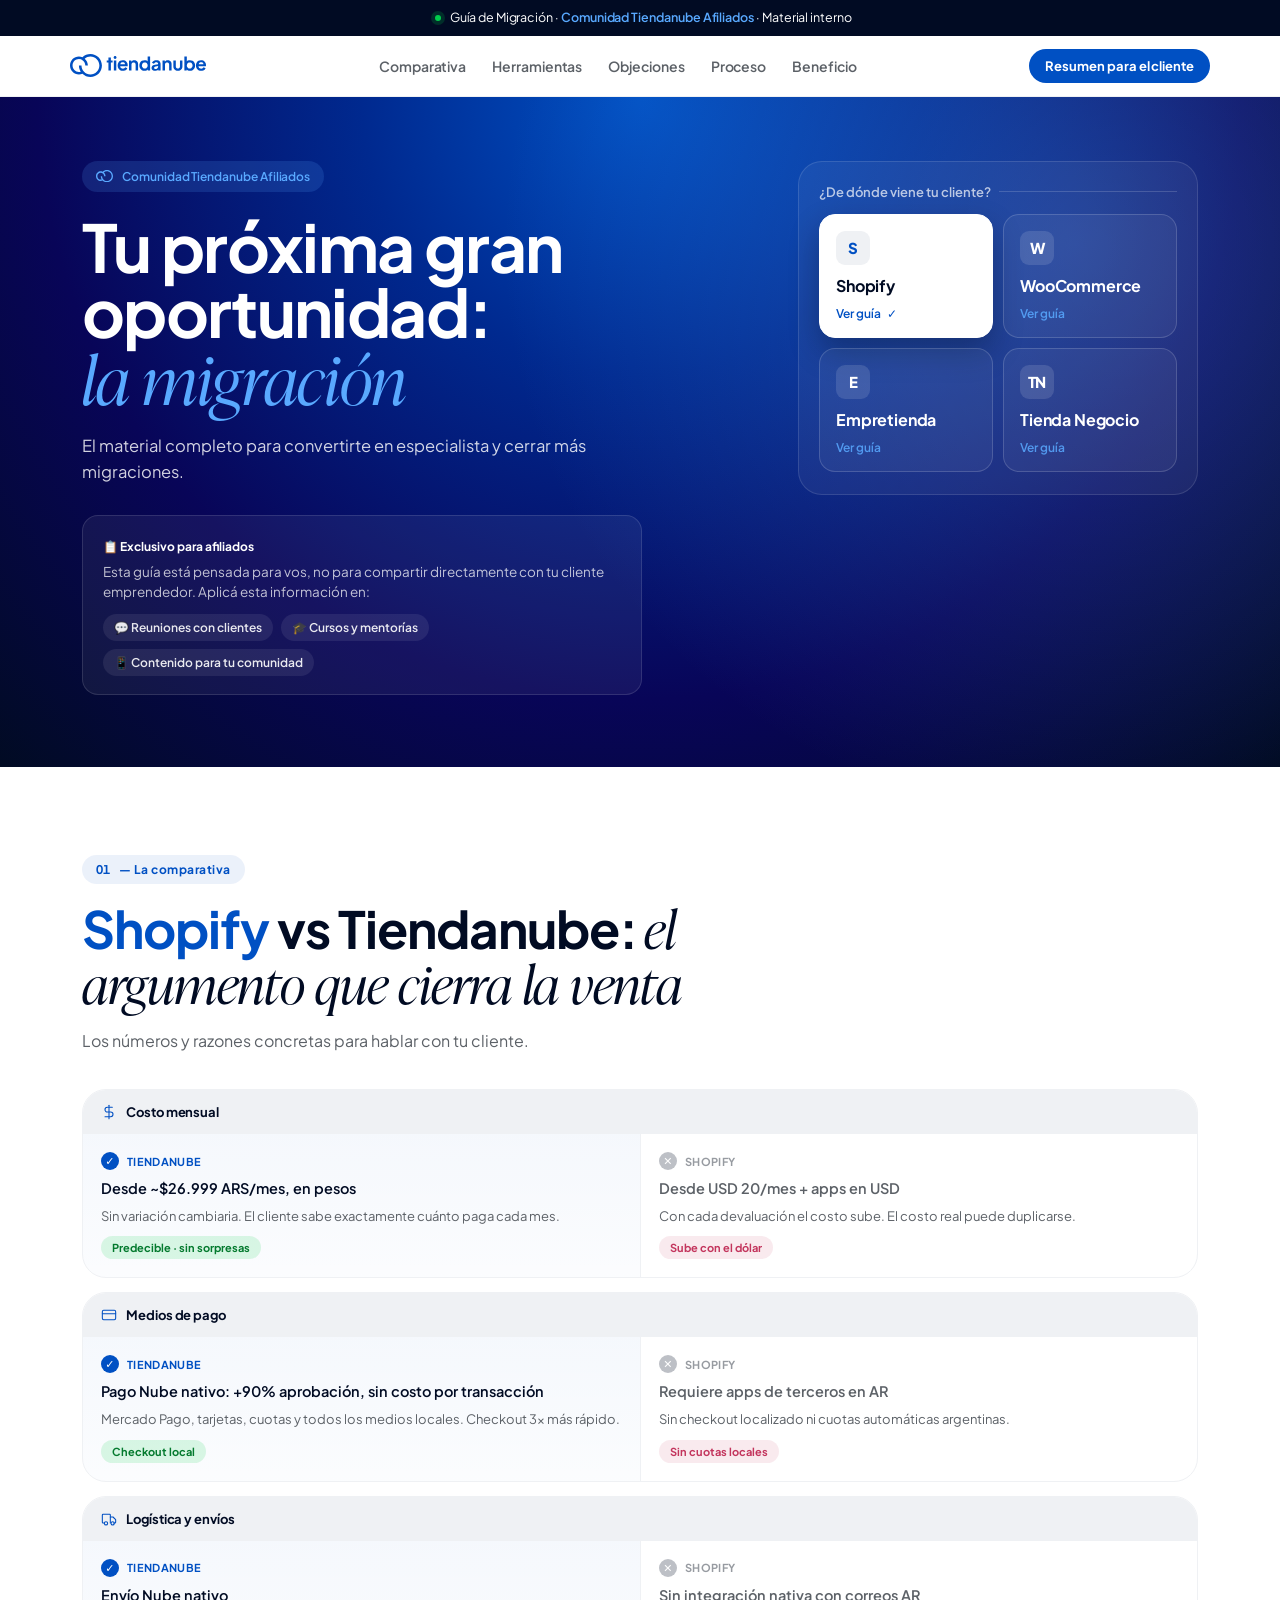
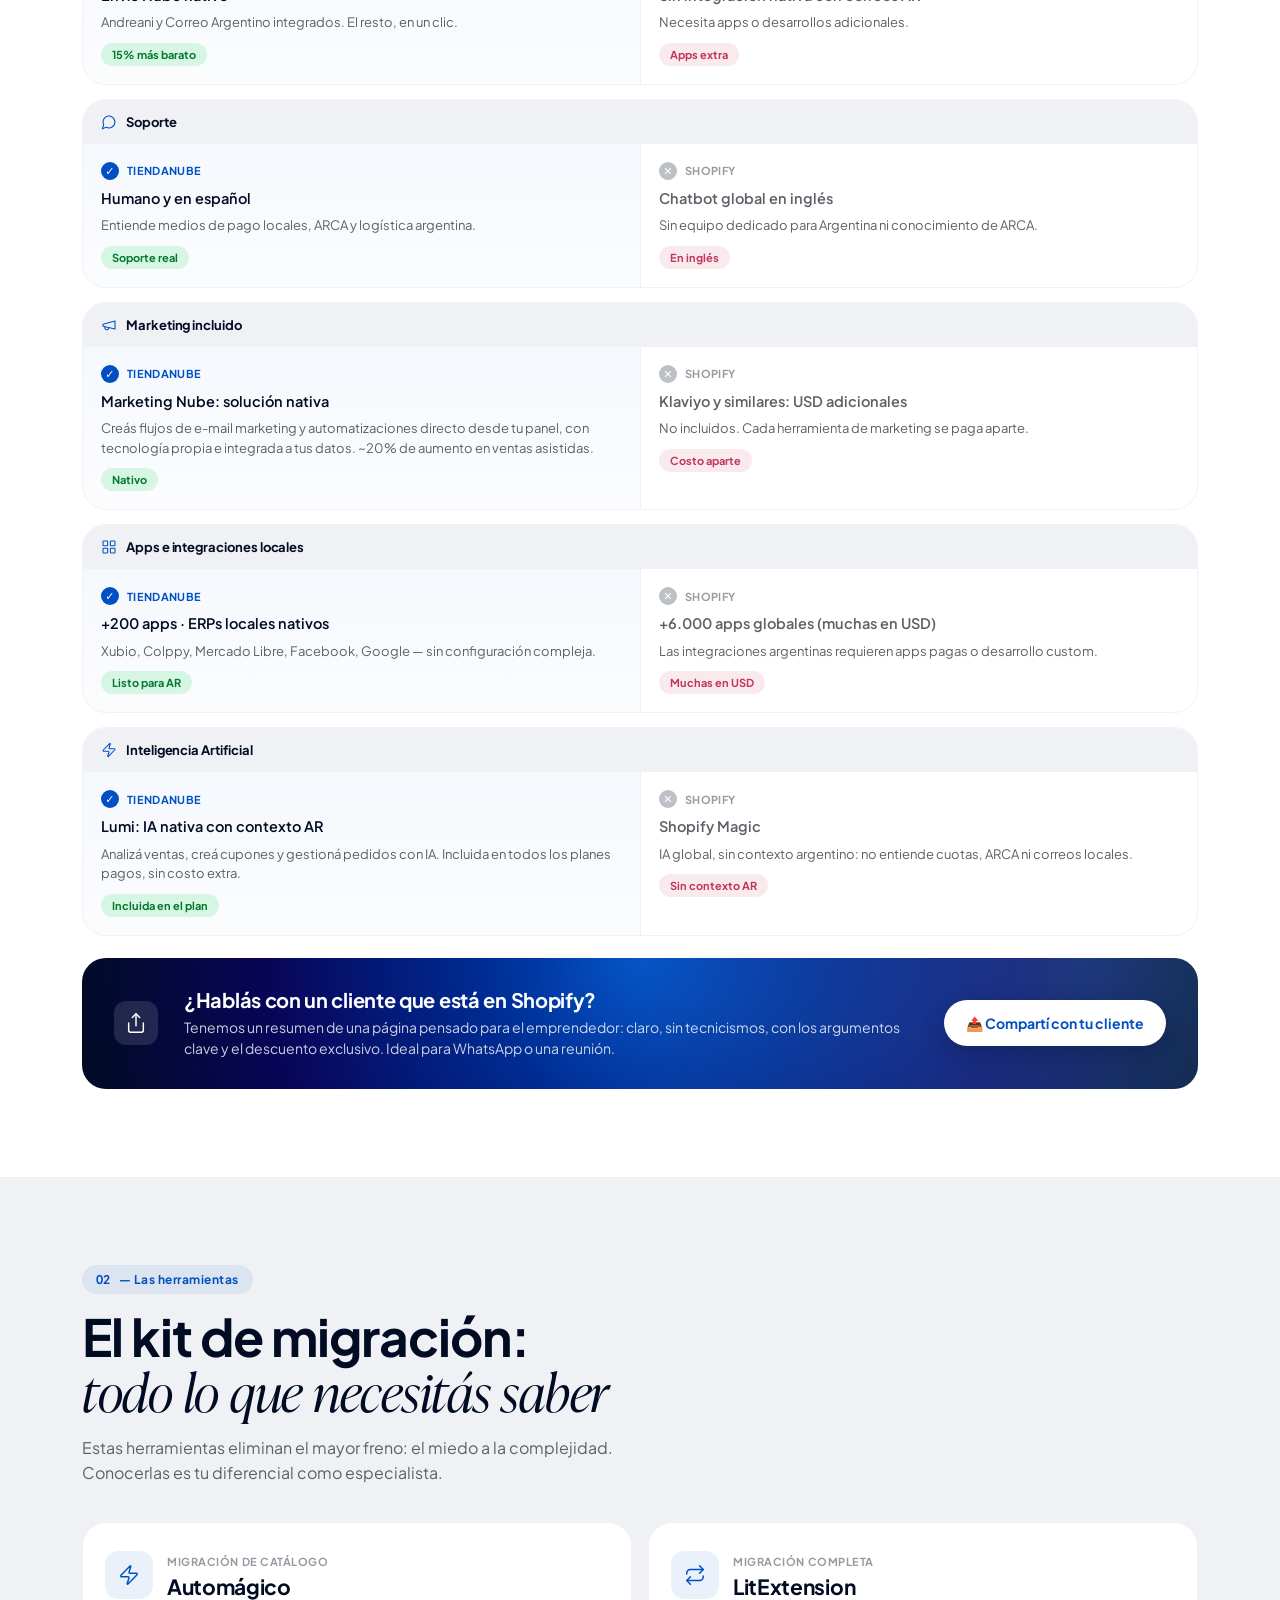
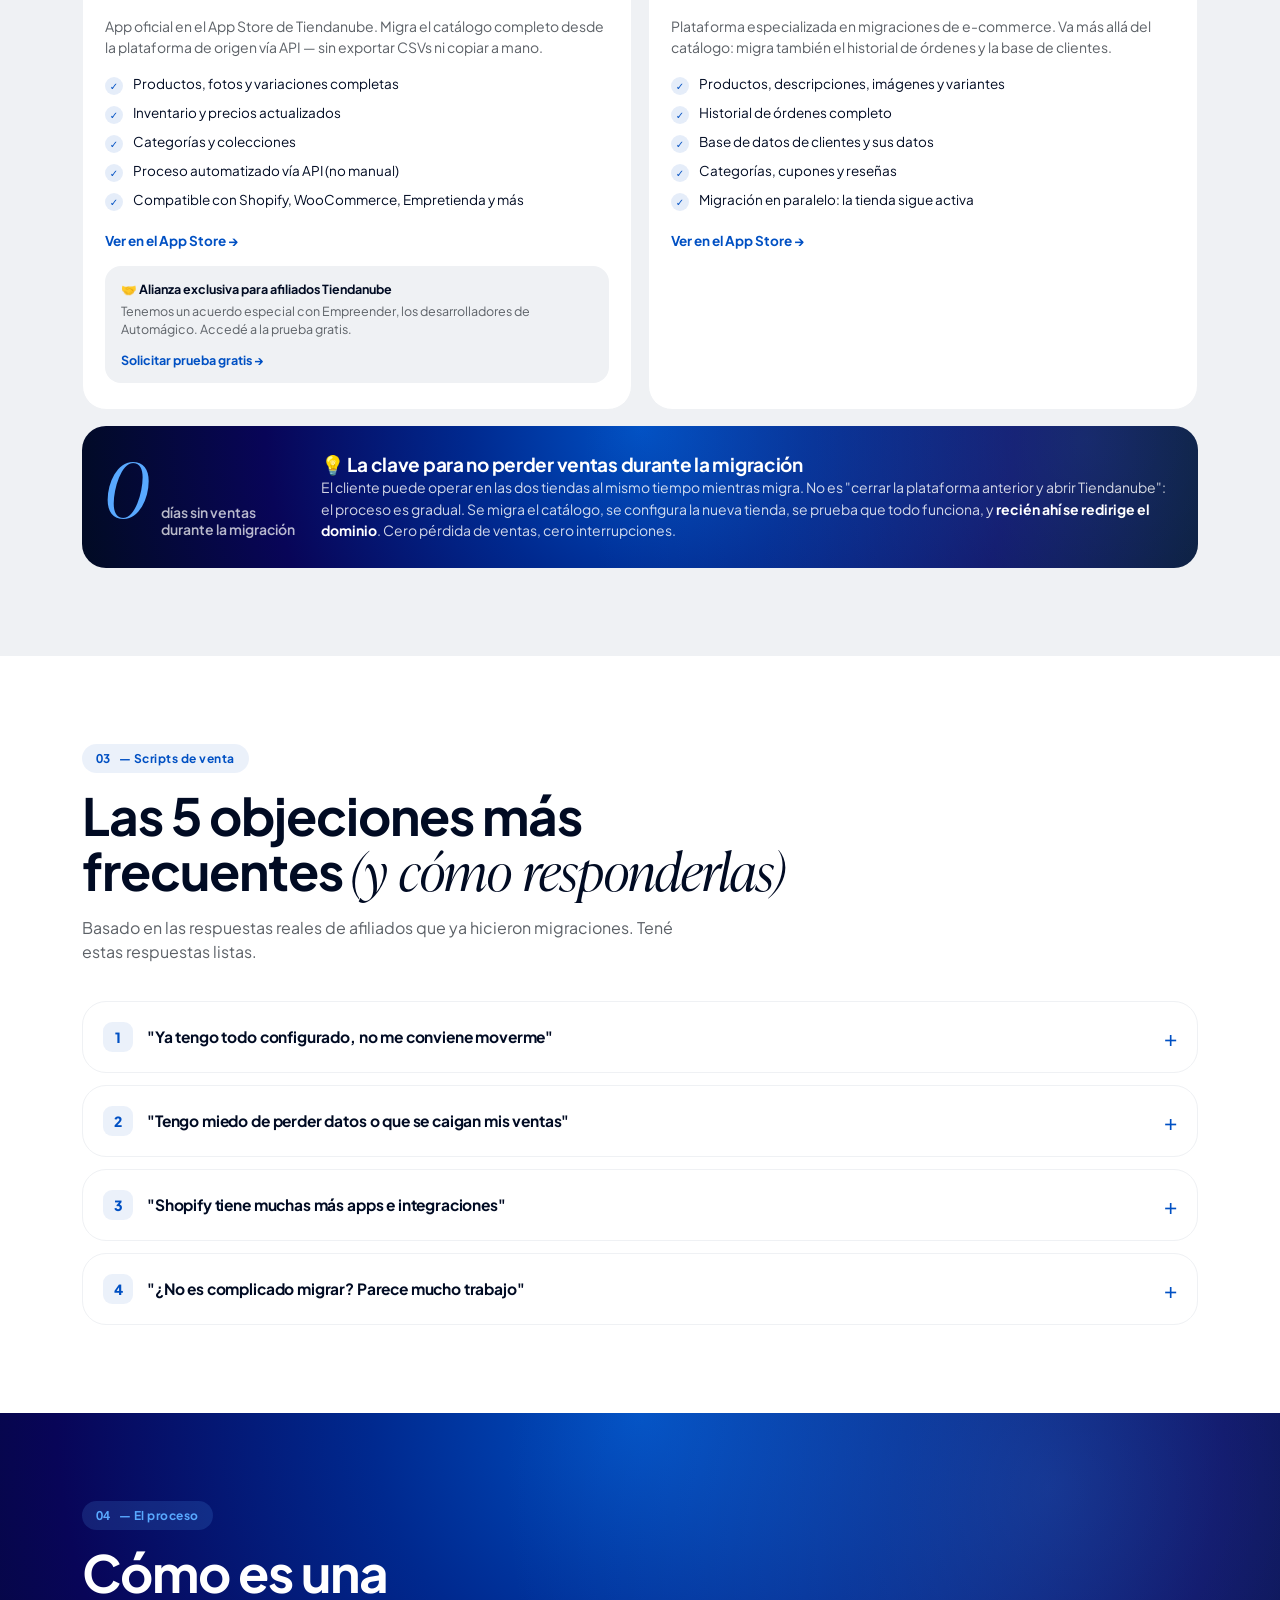
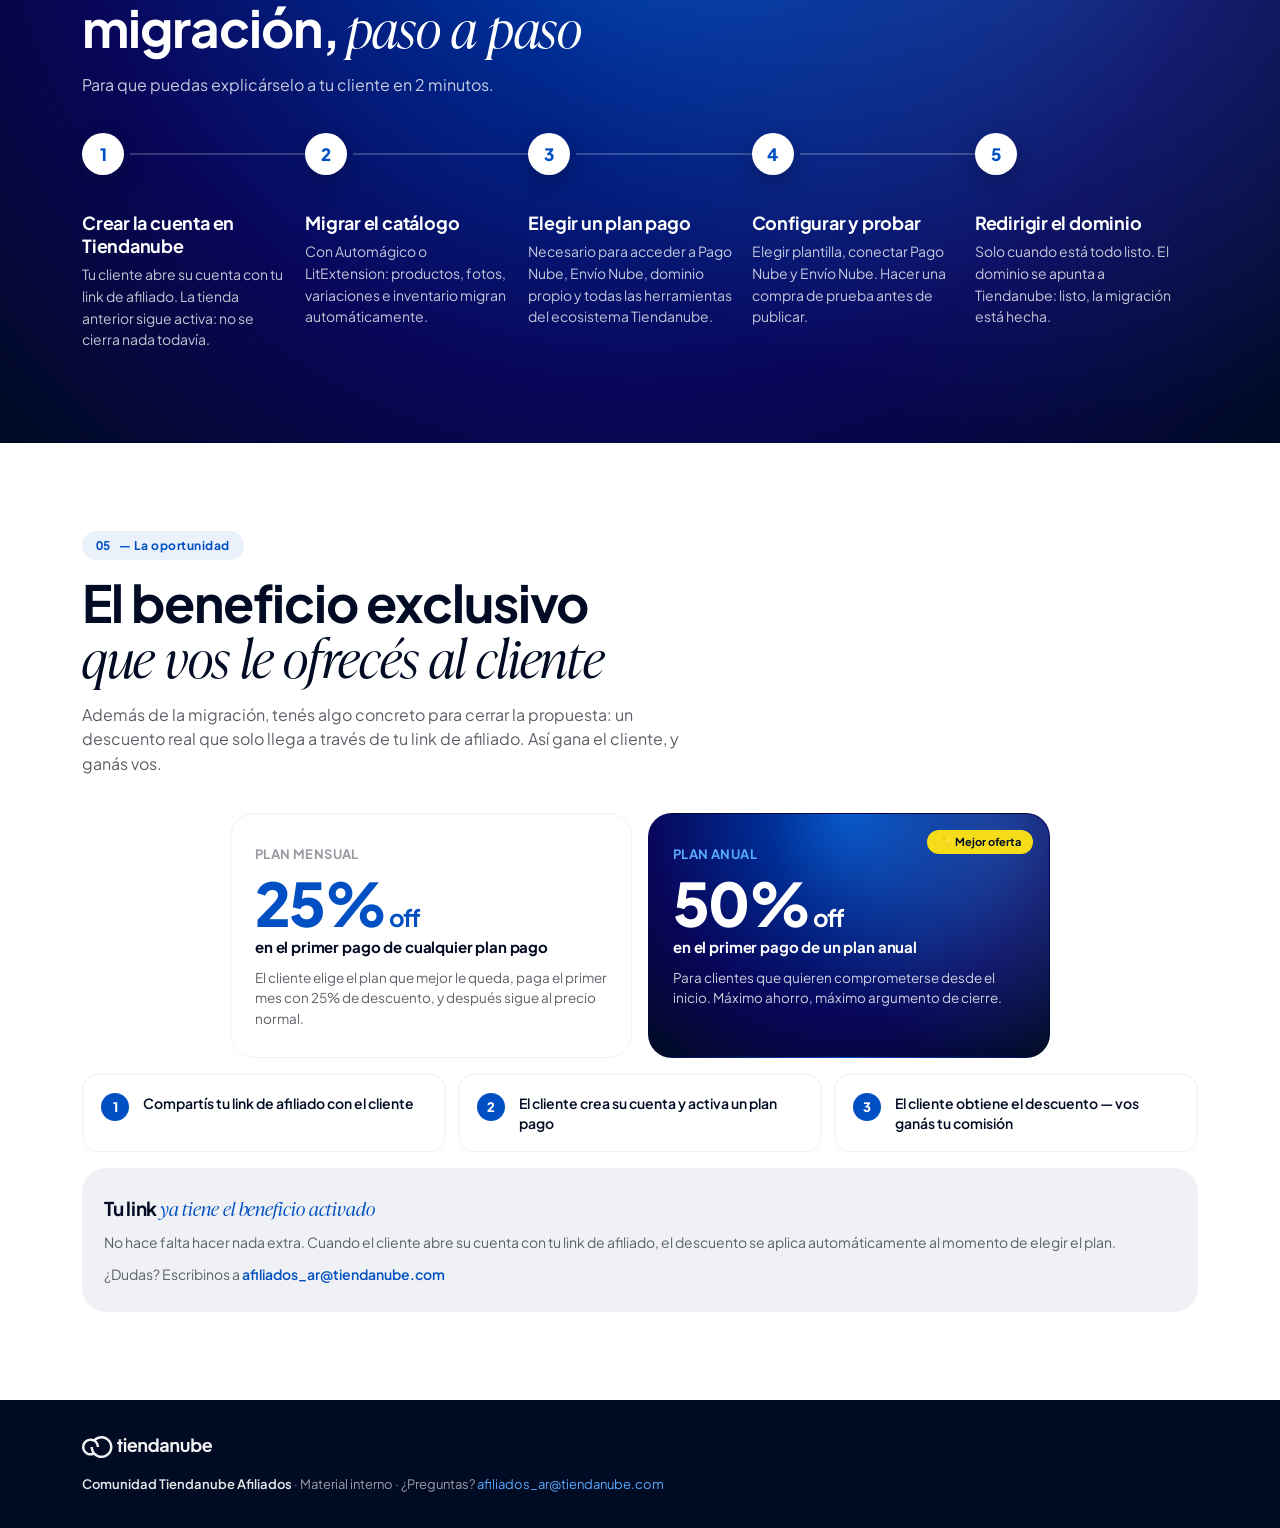
<file: index.html>
<!doctype html>
<html lang="es-AR">
<head>
<meta charset="utf-8">
<meta name="viewport" content="width=device-width, initial-scale=1">
<title>Guía de Migración · Comunidad Tiendanube Afiliados</title>
<link rel="stylesheet" href="colors_and_type.css">
<link rel="stylesheet" href="guia.css">
</head>
<body>

<!-- ── Notice bar ─────────────────────────────────────── -->
<div class="notice">
  <span class="dot"></span> Guía de Migración · <b>Comunidad Tiendanube Afiliados</b> · Material interno
</div>

<!-- ── Header ─────────────────────────────────────────── -->
<header class="site">
  <div class="row">
    <a href="#top" class="logo" aria-label="Tiendanube"><img src="assets/logo-tiendanube.svg" alt="Tiendanube"></a>
    <nav>
      <a href="#comparativa">Comparativa</a>
      <a href="#herramientas">Herramientas</a>
      <a href="#objeciones">Objeciones</a>
      <a href="#proceso">Proceso</a>
      <a href="#beneficio">Beneficio</a>
    </nav>
    <a href="https://guia-migracion.vercel.app/infografia-migracion-shopify.html" class="head-cta" target="_blank" rel="noopener">Resumen para el cliente</a>
  </div>
</header>

<!-- ═══════════════════════════════════════════════════════
     HERO
     ═══════════════════════════════════════════════════════ -->
<section class="hero" id="top">
  <div class="wrap">
    <div class="hero-grid">
      <div class="hero-copy">
        <span class="badge"><svg class="iso" width="18" height="13" viewBox="0 0 30.526 22" fill="currentColor" aria-hidden="true"><path d="M 19.551 0 L 19.541 0 L 19.531 0 C 16.662 0 13.924 1.129 11.885 3.119 C 10.845 2.679 9.716 2.449 8.556 2.449 C 3.838 2.439 0 6.277 0 10.995 C 0 15.713 3.838 19.551 8.556 19.551 C 9.706 19.551 10.835 19.321 11.875 18.881 C 13.854 20.811 16.562 22 19.531 22 C 25.598 22 30.526 17.072 30.526 11.005 C 30.526 4.938 25.608 0 19.551 0 Z M 19.531 19.551 C 14.813 19.551 10.975 15.713 10.975 10.995 L 8.536 10.995 C 8.536 13.154 9.166 15.163 10.235 16.862 C 9.686 17.022 9.116 17.102 8.546 17.102 C 5.178 17.102 2.439 14.363 2.439 10.995 C 2.439 7.627 5.178 4.888 8.546 4.888 C 9.876 4.888 11.145 5.308 12.214 6.107 C 13.764 7.277 14.663 9.056 14.663 10.995 L 17.102 10.995 C 17.102 8.436 15.993 6.077 14.044 4.448 C 15.573 3.169 17.512 2.449 19.531 2.449 C 24.239 2.449 28.077 6.287 28.077 11.005 C 28.077 15.723 24.239 19.561 19.521 19.561 L 19.531 19.551 Z" fill-rule="nonzero"/></svg>Comunidad Tiendanube Afiliados</span>
        <h1 class="reveal">Tu próxima gran oportunidad: <span class="serif">la migración</span></h1>
        <p class="lead reveal">El material completo para convertirte en especialista y cerrar más migraciones.</p>
        <div class="affiliate-note reveal">
          <span class="tag">📋 Exclusivo para afiliados</span>
          <p>Esta guía está pensada para vos, no para compartir directamente con tu cliente emprendedor. Aplicá esta información en:</p>
          <div class="chips">
            <span>💬 Reuniones con clientes</span>
            <span>🎓 Cursos y mentorías</span>
            <span>📱 Contenido para tu comunidad</span>
          </div>
        </div>
      </div>
      <div class="selector reveal">
        <div class="q"><span>¿De dónde viene tu cliente?</span><span class="ln"></span></div>
        <div class="plat-grid" id="platGrid" role="group" aria-label="Plataforma de origen del cliente">
          <button class="plat" data-plat="shopify" aria-pressed="true">
            <span class="glyph">S</span>
            <span class="pname">Shopify</span>
            <span class="pcue">Ver guía</span>
          </button>
          <button class="plat" data-plat="woo" aria-pressed="false">
            <span class="glyph">W</span>
            <span class="pname">WooCommerce</span>
            <span class="pcue">Ver guía</span>
          </button>
          <button class="plat" data-plat="empretienda" aria-pressed="false">
            <span class="glyph">E</span>
            <span class="pname">Empretienda</span>
            <span class="pcue">Ver guía</span>
          </button>
          <button class="plat" data-plat="tiendanegocio" aria-pressed="false">
            <span class="glyph">TN</span>
            <span class="pname">Tienda Negocio</span>
            <span class="pcue">Ver guía</span>
          </button>
        </div>
      </div>
    </div>
  </div>
</section>

<!-- ═══════════════════════════════════════════════════════
     01 · COMPARATIVA
     ═══════════════════════════════════════════════════════ -->
<section class="sec sec--white" id="comparativa">
  <div class="wrap">
    <div class="sec-head cmp-head reveal">
      <span class="eyebrow eyebrow--light"><span class="idx">01</span> — La comparativa</span>
      <h2><span class="swap" id="cmpPlat">Shopify</span> vs Tiendanube: <span class="serif">el argumento que cierra la venta</span></h2>
      <p class="lead">Los números y razones concretas para hablar con tu cliente.</p>
    </div>

    <div class="versus" id="versus">
      <div class="vrow reveal" data-key="costo">
        <div class="vlabel"><span class="ic" data-icon="dollar"></span> Costo mensual</div>
        <div class="vbody">
          <div class="vcell vcell--tn">
            <span class="who"><span class="dotmark">✓</span> Tiendanube</span>
            <span class="claim">Desde ~$26.999 ARS/mes, en pesos</span>
            <span class="detail">Sin variación cambiaria. El cliente sabe exactamente cuánto paga cada mes.</span>
            <span class="chip">Predecible · sin sorpresas</span>
          </div>
          <div class="vcell vcell--rival" data-cell></div>
        </div>
      </div>

      <div class="vrow reveal" data-key="pagos">
        <div class="vlabel"><span class="ic" data-icon="card"></span> Medios de pago</div>
        <div class="vbody">
          <div class="vcell vcell--tn">
            <span class="who"><span class="dotmark">✓</span> Tiendanube</span>
            <span class="claim">Pago Nube nativo: +90% aprobación, sin costo por transacción</span>
            <span class="detail">Mercado Pago, tarjetas, cuotas y todos los medios locales. Checkout 3x más rápido.</span>
            <span class="chip">Checkout local</span>
          </div>
          <div class="vcell vcell--rival" data-cell></div>
        </div>
      </div>

      <div class="vrow reveal" data-key="logistica">
        <div class="vlabel"><span class="ic" data-icon="truck"></span> Logística y envíos</div>
        <div class="vbody">
          <div class="vcell vcell--tn">
            <span class="who"><span class="dotmark">✓</span> Tiendanube</span>
            <span class="claim">Envío Nube nativo</span>
            <span class="detail">Andreani y Correo Argentino integrados. El resto, en un clic.</span>
            <span class="chip">15% más barato</span>
          </div>
          <div class="vcell vcell--rival" data-cell></div>
        </div>
      </div>

      <div class="vrow reveal" data-key="soporte">
        <div class="vlabel"><span class="ic" data-icon="chat"></span> Soporte</div>
        <div class="vbody">
          <div class="vcell vcell--tn">
            <span class="who"><span class="dotmark">✓</span> Tiendanube</span>
            <span class="claim">Humano y en español</span>
            <span class="detail">Entiende medios de pago locales, ARCA y logística argentina.</span>
            <span class="chip">Soporte real</span>
          </div>
          <div class="vcell vcell--rival" data-cell></div>
        </div>
      </div>

      <div class="vrow reveal" data-key="marketing">
        <div class="vlabel"><span class="ic" data-icon="mega"></span> Marketing incluido</div>
        <div class="vbody">
          <div class="vcell vcell--tn">
            <span class="who"><span class="dotmark">✓</span> Tiendanube</span>
            <span class="claim">Marketing Nube: solución nativa</span>
            <span class="detail">Creás flujos de e-mail marketing y automatizaciones directo desde tu panel, con tecnología propia e integrada a tus datos. ~20% de aumento en ventas asistidas.</span>
            <span class="chip">Nativo</span>
          </div>
          <div class="vcell vcell--rival" data-cell></div>
        </div>
      </div>

      <div class="vrow reveal" data-key="apps">
        <div class="vlabel"><span class="ic" data-icon="grid"></span> Apps e integraciones locales</div>
        <div class="vbody">
          <div class="vcell vcell--tn">
            <span class="who"><span class="dotmark">✓</span> Tiendanube</span>
            <span class="claim">+200 apps · ERPs locales nativos</span>
            <span class="detail">Xubio, Colppy, Mercado Libre, Facebook, Google — sin configuración compleja.</span>
            <span class="chip">Listo para AR</span>
          </div>
          <div class="vcell vcell--rival" data-cell></div>
        </div>
      </div>

      <div class="vrow reveal" data-key="ia">
        <div class="vlabel"><span class="ic" data-icon="zap"></span> Inteligencia Artificial</div>
        <div class="vbody">
          <div class="vcell vcell--tn">
            <span class="who"><span class="dotmark">✓</span> Tiendanube</span>
            <span class="claim">Lumi: IA nativa con contexto AR</span>
            <span class="detail">Analizá ventas, creá cupones y gestioná pedidos con IA. Incluida en todos los planes pagos, sin costo extra.</span>
            <span class="chip">Incluida en el plan</span>
          </div>
          <div class="vcell vcell--rival" data-cell></div>
        </div>
      </div>
    </div>

    <div class="share-card reveal">
      <div class="ic" data-icon="share"></div>
      <div class="sc-body">
        <h3>¿Hablás con un cliente que está en <span id="sharePlat">Shopify</span>?</h3>
        <p>Tenemos un resumen de una página pensado para el emprendedor: claro, sin tecnicismos, con los argumentos clave y el descuento exclusivo. Ideal para WhatsApp o una reunión.</p>
      </div>
      <a class="btn-inverse" href="https://guia-migracion.vercel.app/infografia-migracion-shopify.html" target="_blank" rel="noopener">📤 Compartí con tu cliente</a>
    </div>
  </div>
</section>

<!-- ═══════════════════════════════════════════════════════
     02 · HERRAMIENTAS
     ═══════════════════════════════════════════════════════ -->
<section class="sec sec--gray" id="herramientas">
  <div class="wrap">
    <div class="sec-head reveal">
      <span class="eyebrow eyebrow--light"><span class="idx">02</span> — Las herramientas</span>
      <h2>El kit de migración: <span class="serif">todo lo que necesitás saber</span></h2>
      <p class="lead">Estas herramientas eliminan el mayor freno: el miedo a la complejidad. Conocerlas es tu diferencial como especialista.</p>
    </div>

    <div class="tools-grid">
      <article class="tool reveal">
        <div class="top">
          <div class="ic" data-icon="zap"></div>
          <div class="meta">
            <span class="kicker">Migración de catálogo</span>
            <h3>Automágico</h3>
          </div>
        </div>
        <p>App oficial en el App Store de Tiendanube. Migra el catálogo completo desde la plataforma de origen vía API — sin exportar CSVs ni copiar a mano.</p>
        <ul class="feat-list">
          <li><span class="ck">✓</span> Productos, fotos y variaciones completas</li>
          <li><span class="ck">✓</span> Inventario y precios actualizados</li>
          <li><span class="ck">✓</span> Categorías y colecciones</li>
          <li><span class="ck">✓</span> Proceso automatizado vía API (no manual)</li>
          <li><span class="ck">✓</span> Compatible con Shopify, WooCommerce, Empretienda y más</li>
        </ul>
        <a class="applink" href="https://www.tiendanube.com/tienda-aplicaciones-nube/automagico-by-empreender" target="_blank" rel="noopener">Ver en el App Store →</a>
        <div class="alliance">
          <p class="at">🤝 Alianza exclusiva para afiliados Tiendanube</p>
          <p>Tenemos un acuerdo especial con Empreender, los desarrolladores de Automágico. Accedé a la prueba gratis.</p>
          <a href="https://beneficio-empreender.vercel.app/" target="_blank" rel="noopener">Solicitar prueba gratis →</a>
        </div>
      </article>

      <article class="tool reveal">
        <div class="top">
          <div class="ic" data-icon="repeat"></div>
          <div class="meta">
            <span class="kicker">Migración completa</span>
            <h3>LitExtension</h3>
          </div>
        </div>
        <p>Plataforma especializada en migraciones de e-commerce. Va más allá del catálogo: migra también el historial de órdenes y la base de clientes.</p>
        <ul class="feat-list">
          <li><span class="ck">✓</span> Productos, descripciones, imágenes y variantes</li>
          <li><span class="ck">✓</span> Historial de órdenes completo</li>
          <li><span class="ck">✓</span> Base de datos de clientes y sus datos</li>
          <li><span class="ck">✓</span> Categorías, cupones y reseñas</li>
          <li><span class="ck">✓</span> Migración en paralelo: la tienda sigue activa</li>
        </ul>
        <a class="applink" href="https://www.tiendanube.com/tienda-aplicaciones-nube/litextension-store-migration" target="_blank" rel="noopener">Ver en el App Store →</a>
      </article>
    </div>

    <div class="parallel reveal">
      <div class="big">
        <span class="num">0</span>
        <span class="nlabel">días sin ventas<br>durante la migración</span>
      </div>
      <div>
        <h3>💡 La clave para no perder ventas durante la migración</h3>
        <p>El cliente puede operar en las dos tiendas al mismo tiempo mientras migra. No es "cerrar la plataforma anterior y abrir Tiendanube": el proceso es gradual. Se migra el catálogo, se configura la nueva tienda, se prueba que todo funciona, y <b>recién ahí se redirige el dominio</b>. Cero pérdida de ventas, cero interrupciones.</p>
      </div>
    </div>
  </div>
</section>

<!-- ═══════════════════════════════════════════════════════
     03 · OBJECIONES
     ═══════════════════════════════════════════════════════ -->
<section class="sec sec--white" id="objeciones">
  <div class="wrap">
    <div class="sec-head reveal">
      <span class="eyebrow eyebrow--light"><span class="idx">03</span> — Scripts de venta</span>
      <h2>Las 5 objeciones más frecuentes <span class="serif">(y cómo responderlas)</span></h2>
      <p class="lead">Basado en las respuestas reales de afiliados que ya hicieron migraciones. Tené estas respuestas listas.</p>
    </div>

    <div class="obj-list">
      <details class="obj reveal" open>
        <summary>
          <span class="onum">1</span>
          <span class="otitle">"Ya tengo todo configurado, no me conviene moverme"</span>
          <span class="ochevron">+</span>
        </summary>
        <div class="obody">
          <p class="quote">"Me llevó meses configurar todo, no quiero empezar desde cero."</p>
          <p class="resp">Entiendo, y es válido proteger el trabajo que ya hiciste. La buena noticia es que <b>no empezás de cero</b>. Con Automágico o LitExtension, tu catálogo completo — productos, fotos, variaciones, precios — migra automáticamente vía API. No es copiar y pegar, es una importación automática. Lo que ya armaste se mueve con vos.</p>
          <p class="resp">Las configuraciones de envío y pago son más simples en Tiendanube porque Pago Nube y Envío Nube ya están integrados — no hay que configurar APIs de terceros.</p>
        </div>
      </details>

      <details class="obj reveal">
        <summary>
          <span class="onum">2</span>
          <span class="otitle">"Tengo miedo de perder datos o que se caigan mis ventas"</span>
          <span class="ochevron">+</span>
        </summary>
        <div class="obody">
          <p class="quote">"¿Y si algo sale mal durante la migración? ¿Pierdo ventas?"</p>
          <p class="resp">No perdés nada porque el proceso es <b>en paralelo</b>. Las dos tiendas existen al mismo tiempo. Vos migrás el catálogo, configurás la nueva tienda, la probás al 100%, y recién cuando estás seguro redirigís el dominio. La plataforma anterior sigue activa mientras tanto. LitExtension hasta migra el historial de órdenes y los datos de clientes, así que nada se pierde.</p>
          <div class="tip"><b>Caso real:</b> CeCe Piume migró de Empretienda en un día y no perdió ni una venta. El proceso es más rápido y seguro de lo que parece.</div>
        </div>
      </details>

      <details class="obj reveal">
        <summary>
          <span class="onum">3</span>
          <span class="otitle">"Shopify tiene muchas más apps e integraciones"</span>
          <span class="ochevron">+</span>
        </summary>
        <div class="obody">
          <p class="quote">"Shopify tiene miles de apps, Tiendanube parece limitado."</p>
          <p class="resp">Shopify tiene más apps globales, sí. Pero el 80% de lo que necesitás para vender en Argentina está <b>nativo en Tiendanube</b>, sin apps de pago adicionales: Pago Nube, Envío Nube, Marketing Nube, integración con Mercado Libre, Facebook, Google, ERPs locales como Xubio y Colppy. En Shopify, cada una de esas integraciones es una app que se paga en dólares por separado.</p>
          <div class="tip">Preguntale qué apps usa en Shopify. Probablemente el <b>80% ya existe gratis o incluida</b> en el plan de Tiendanube.</div>
        </div>
      </details>

      <details class="obj reveal">
        <summary>
          <span class="onum">4</span>
          <span class="otitle">"¿No es complicado migrar? Parece mucho trabajo"</span>
          <span class="ochevron">+</span>
        </summary>
        <div class="obody">
          <p class="quote">"Suena complejo, no tengo tiempo para eso."</p>
          <p class="resp">Tiene sentido que parezca complejo, pero no lo es. Con Automágico el catálogo se migra en minutos, automáticamente. Lo que lleva tiempo es la configuración inicial de la tienda nueva (diseño, dominio, medios de pago), pero eso es un proceso de pocas horas — no semanas. Además, si te sumás a la red de especialistas, podemos hacer esto juntos para tus clientes.</p>
          <div class="tip">Podés ofrecerle al cliente hacer la migración por él, como un <b>servicio técnico aparte</b>. Es una oportunidad de ingreso adicional más allá de la comisión.</div>
        </div>
      </details>

      <details class="obj reveal">
        <summary>
          <span class="onum">5</span>
          <span class="otitle">"Tengo URLs posicionadas en Google, no quiero perder el SEO"</span>
          <span class="ochevron">+</span>
        </summary>
        <div class="obody">
          <p class="quote">"Llevo años rankeando, si migro voy a perder todo el tráfico orgánico."</p>
          <p class="resp">Si mantenés tu dominio, <b>no arrancás de cero</b>. La autoridad del dominio se conserva. Lo que cambia son las URLs internas de productos y categorías — cada plataforma las arma a su manera. Para eso existe el redireccionamiento 301: configurás la URL vieja y la nueva, y Google entiende que el contenido se movió sin penalizar el posicionamiento.</p>
          <div class="tip">Pedile al cliente que identifique sus <b>20 URLs con más tráfico</b> (lo ve en Google Search Console). Con esas redirecciones configuradas antes de publicar la nueva tienda, el SEO queda protegido desde el día uno.</div>
        </div>
      </details>
    </div>
  </div>
</section>

<!-- ═══════════════════════════════════════════════════════
     04 · PROCESO
     ═══════════════════════════════════════════════════════ -->
<section class="sec sec--night" id="proceso">
  <div class="wrap">
    <div class="sec-head reveal">
      <span class="eyebrow eyebrow--night"><span class="idx">04</span> — El proceso</span>
      <h2>Cómo es una migración, <span class="serif">paso a paso</span></h2>
      <p class="lead">Para que puedas explicárselo a tu cliente en 2 minutos.</p>
    </div>

    <div class="steps">
      <div class="step reveal">
        <div class="rail"><div class="snum">1</div><div class="line"></div></div>
        <div class="sbody">
          <h3>Crear la cuenta en Tiendanube</h3>
          <p>Tu cliente abre su cuenta con tu link de afiliado. La tienda anterior sigue activa: no se cierra nada todavía.</p>
        </div>
      </div>
      <div class="step reveal">
        <div class="rail"><div class="snum">2</div><div class="line"></div></div>
        <div class="sbody">
          <h3>Migrar el catálogo</h3>
          <p>Con Automágico o LitExtension: productos, fotos, variaciones e inventario migran automáticamente.</p>
        </div>
      </div>
      <div class="step reveal">
        <div class="rail"><div class="snum">3</div><div class="line"></div></div>
        <div class="sbody">
          <h3>Elegir un plan pago</h3>
          <p>Necesario para acceder a Pago Nube, Envío Nube, dominio propio y todas las herramientas del ecosistema Tiendanube.</p>
        </div>
      </div>
      <div class="step reveal">
        <div class="rail"><div class="snum">4</div><div class="line"></div></div>
        <div class="sbody">
          <h3>Configurar y probar</h3>
          <p>Elegir plantilla, conectar Pago Nube y Envío Nube. Hacer una compra de prueba antes de publicar.</p>
        </div>
      </div>
      <div class="step reveal">
        <div class="rail"><div class="snum">5</div><div class="line"></div></div>
        <div class="sbody">
          <h3>Redirigir el dominio</h3>
          <p>Solo cuando está todo listo. El dominio se apunta a Tiendanube: listo, la migración está hecha.</p>
        </div>
      </div>
    </div>
  </div>
</section>

<!-- ═══════════════════════════════════════════════════════
     05 · OPORTUNIDAD / BENEFICIO
     ═══════════════════════════════════════════════════════ -->
<section class="sec sec--white" id="beneficio">
  <div class="wrap">
    <div class="sec-head reveal">
      <span class="eyebrow eyebrow--light"><span class="idx">05</span> — La oportunidad</span>
      <h2>El beneficio exclusivo <span class="serif">que vos le ofrecés al cliente</span></h2>
      <p class="lead">Además de la migración, tenés algo concreto para cerrar la propuesta: un descuento real que solo llega a través de tu link de afiliado. Así gana el cliente, y ganás vos.</p>
    </div>

    <div class="offer-grid">
      <div class="offer reveal">
        <span class="plan">Plan mensual</span>
        <div class="pct">25%<span> off</span></div>
        <p class="pwhat">en el primer pago de cualquier plan pago</p>
        <p class="pdesc">El cliente elige el plan que mejor le queda, paga el primer mes con 25% de descuento, y después sigue al precio normal.</p>
      </div>
      <div class="offer offer--feat reveal">
        <span class="ribbon">✨ Mejor oferta</span>
        <span class="plan">Plan anual</span>
        <div class="pct">50%<span> off</span></div>
        <p class="pwhat">en el primer pago de un plan anual</p>
        <p class="pdesc">Para clientes que quieren comprometerse desde el inicio. Máximo ahorro, máximo argumento de cierre.</p>
      </div>
    </div>

    <div class="flow">
      <div class="fstep reveal"><span class="fnum">1</span><p>Compartís tu link de afiliado con el cliente</p></div>
      <div class="fstep reveal"><span class="fnum">2</span><p>El cliente crea su cuenta y activa un plan pago</p></div>
      <div class="fstep reveal"><span class="fnum">3</span><p>El cliente obtiene el descuento — vos ganás tu comisión</p></div>
    </div>

    <div class="reassure reveal">
      <h3>Tu link <span class="serif">ya tiene el beneficio activado</span></h3>
      <p>No hace falta hacer nada extra. Cuando el cliente abre su cuenta con tu link de afiliado, el descuento se aplica automáticamente al momento de elegir el plan.</p>
      <p style="margin-top:10px">¿Dudas? Escribinos a <a href="mailto:afiliados_ar@tiendanube.com">afiliados_ar@tiendanube.com</a></p>
    </div>
  </div>
</section>

<!-- ── Footer ─────────────────────────────────────────── -->
<footer class="site">
  <div class="wrap row">
    <img class="foot-logo" src="assets/logo-tiendanube-negativo.svg" alt="Tiendanube">
    <span class="fcopy"><b>Comunidad Tiendanube Afiliados</b> · Material interno · ¿Preguntas? <a href="mailto:afiliados_ar@tiendanube.com">afiliados_ar@tiendanube.com</a></span>
  </div>
</footer>

<script src="guia.js"></script>

<template id="__bundler_thumbnail" data-bg-color="#010B23">
  <svg viewBox="0 0 1200 800" xmlns="http://www.w3.org/2000/svg">
    <rect width="1200" height="800" fill="#010B23"/>
    <circle cx="600" cy="360" r="130" fill="none" stroke="#0050C3" stroke-width="26"/>
    <path d="M470 360 h260 M650 300 l80 60 -80 60" fill="none" stroke="#59A9FF" stroke-width="26" stroke-linecap="round" stroke-linejoin="round"/>
    <text x="600" y="560" font-family="Georgia, serif" font-style="italic" font-size="64" font-weight="300" fill="#fff" text-anchor="middle">migración</text>
  </svg>
</template>

</body>
</html>
</file>
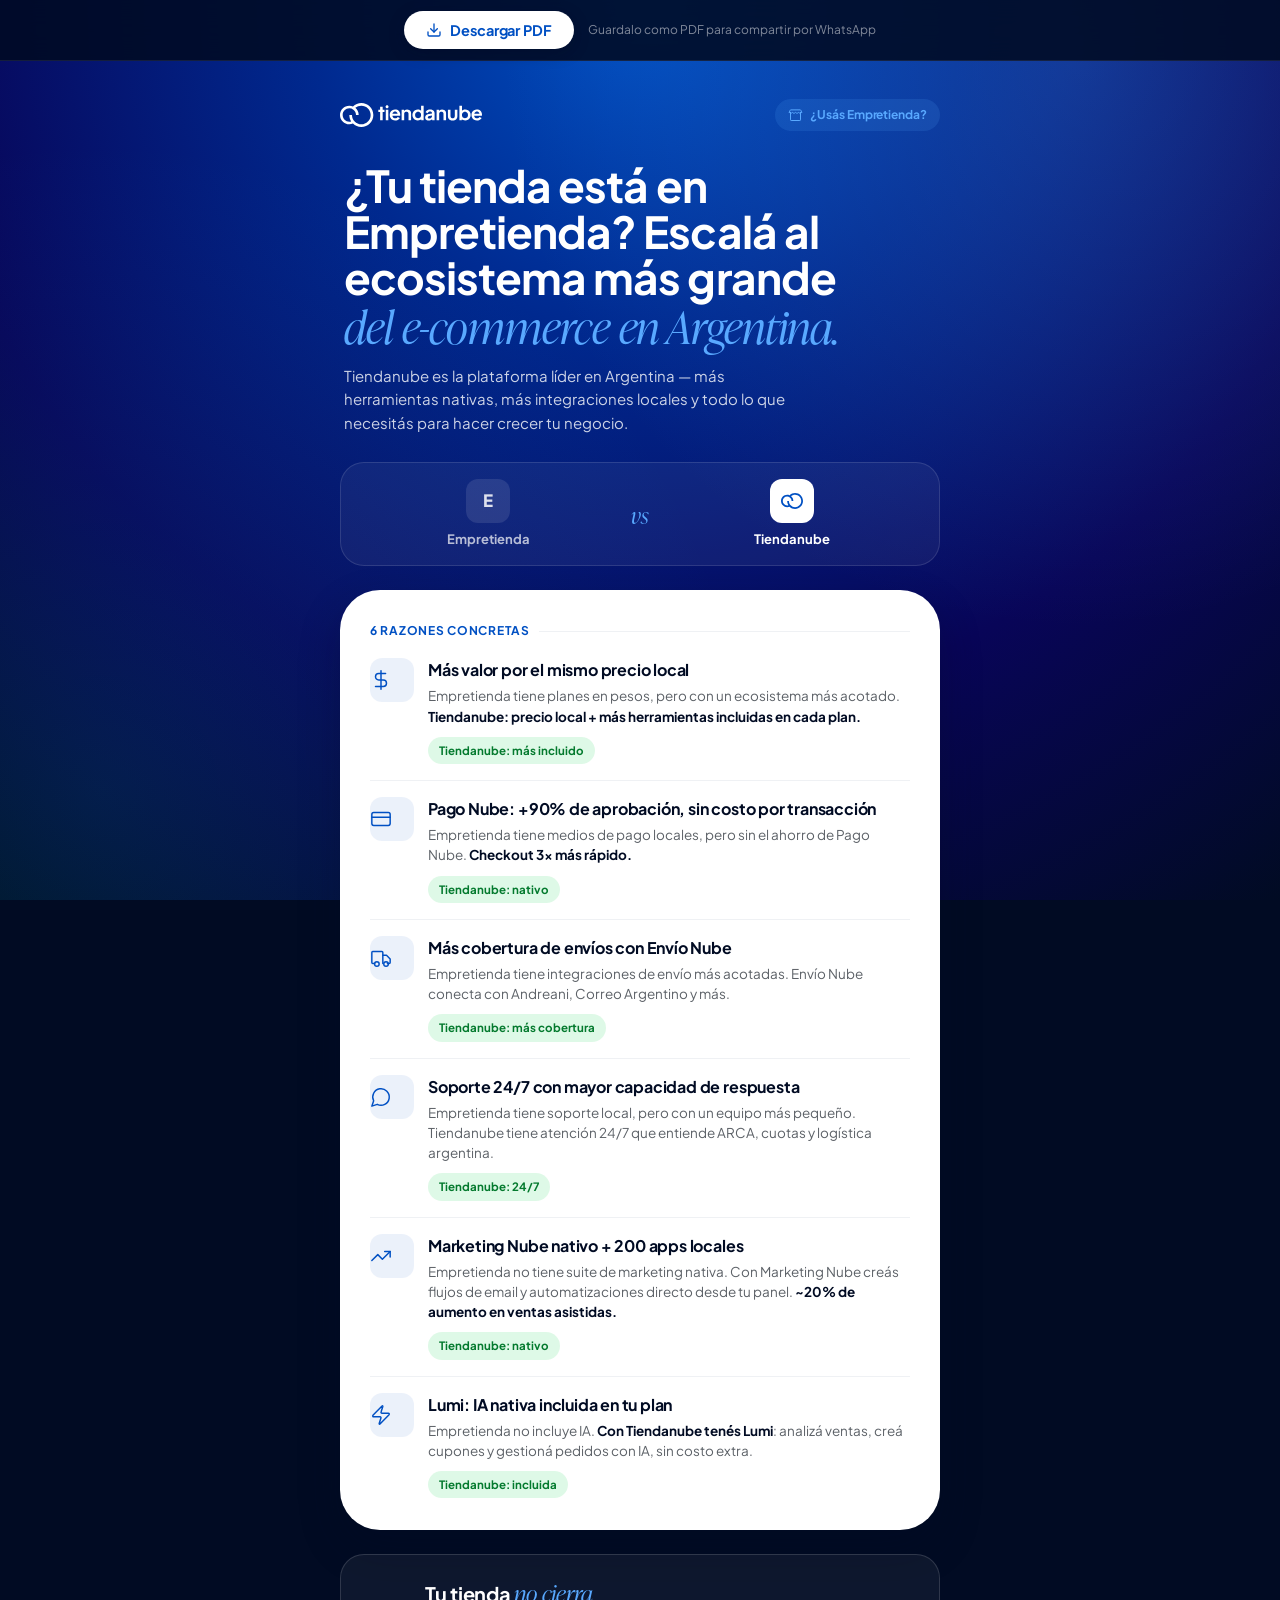
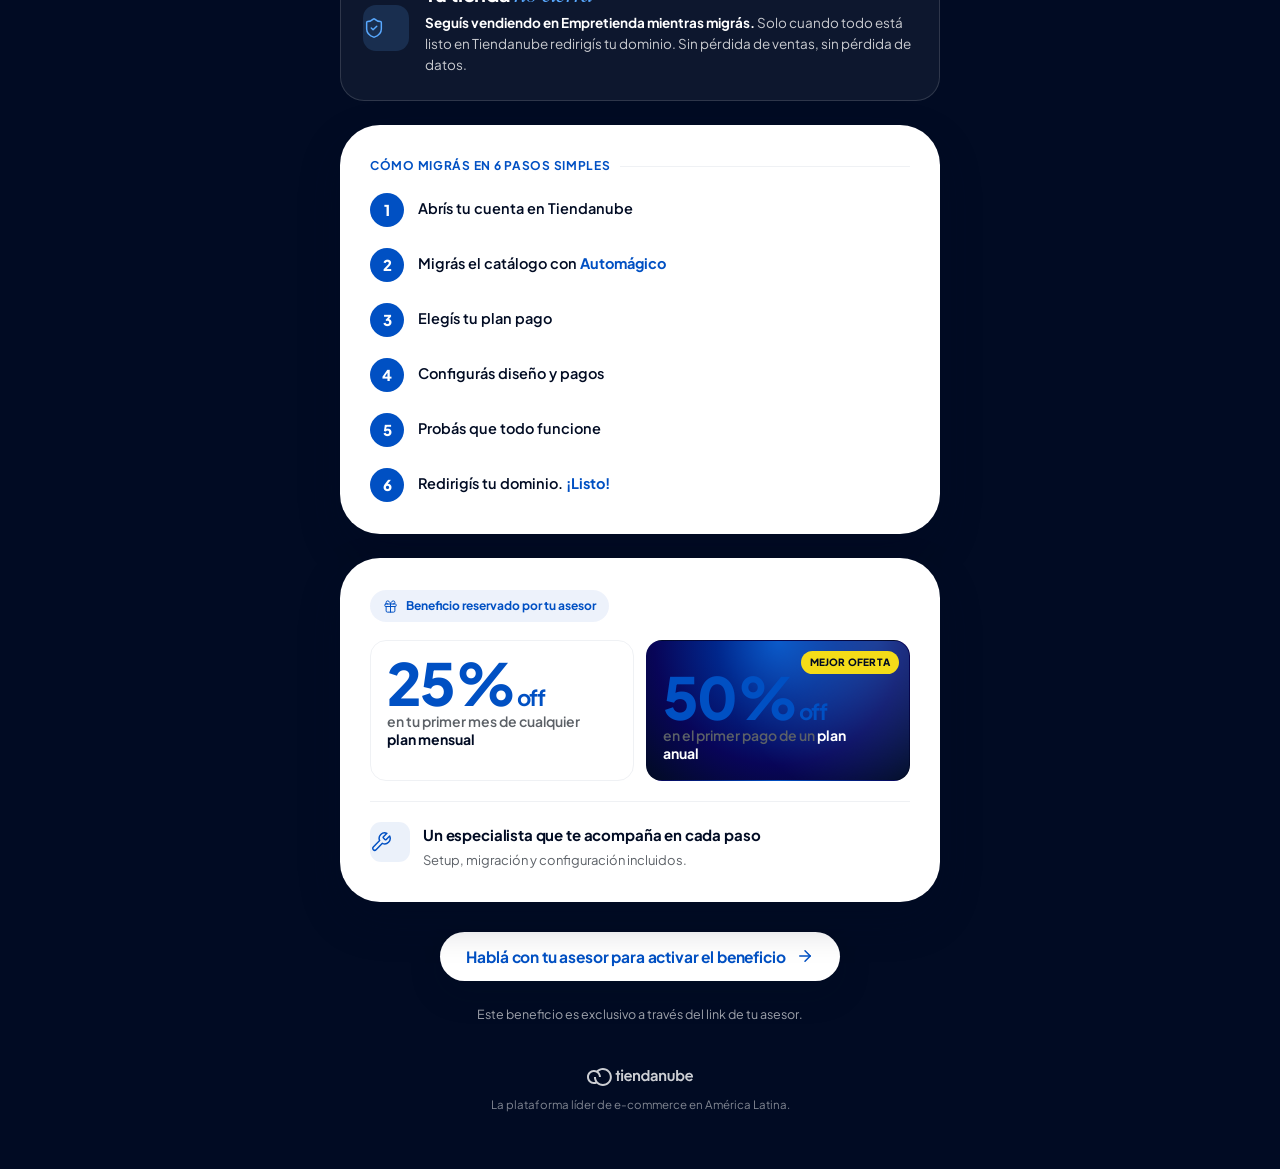
<file: infografia-migracion-empretienda.html>
<!doctype html>
<html lang="es-AR">
<head>
<meta charset="utf-8">
<meta name="viewport" content="width=device-width, initial-scale=1">
<title>Empretienda vs Tiendanube · Escalá tu negocio</title>
<link rel="stylesheet" href="colors_and_type.css">
<link rel="stylesheet" href="infografia.css">
</head>
<body>

<!-- Barra de descarga (oculta al imprimir) -->
<div class="ig-download">
  <button class="btn-download" onclick="downloadInfografia()">
    <span data-icon="download"></span> Descargar PDF
  </button>
  <p class="dl-note">Guardalo como PDF para compartir por WhatsApp</p>
</div>

<div class="poster">

  <!-- Header -->
  <header class="ig-head reveal">
    <span class="logo"><img src="assets/logo-tiendanube-negativo.svg" alt="Tiendanube"></span>
    <span class="eyebrow"><span data-icon="store"></span> ¿Usás Empretienda?</span>
  </header>

  <!-- Hero -->
  <div class="ig-hero reveal">
    <h1>¿Tu tienda está en Empretienda? Escalá al ecosistema más grande <span class="serif">del e-commerce en Argentina.</span></h1>
    <p>Tiendanube es la plataforma líder en Argentina — más herramientas nativas, más integraciones locales y todo lo que necesitás para hacer crecer tu negocio.</p>
  </div>

  <!-- Versus banner -->
  <div class="versus-banner reveal">
    <div class="side">
      <span class="badge badge--rival">E</span>
      <span class="nm nm--rival">Empretienda</span>
    </div>
    <span class="vs">vs</span>
    <div class="side">
      <span class="badge badge--tn">
        <svg width="22" height="16" viewBox="0 0 30.526 22" fill="currentColor" aria-hidden="true"><path d="M 19.551 0 L 19.541 0 L 19.531 0 C 16.662 0 13.924 1.129 11.885 3.119 C 10.845 2.679 9.716 2.449 8.556 2.449 C 3.838 2.439 0 6.277 0 10.995 C 0 15.713 3.838 19.551 8.556 19.551 C 9.706 19.551 10.835 19.321 11.875 18.881 C 13.854 20.811 16.562 22 19.531 22 C 25.598 22 30.526 17.072 30.526 11.005 C 30.526 4.938 25.608 0 19.551 0 Z M 19.531 19.551 C 14.813 19.551 10.975 15.713 10.975 10.995 L 8.536 10.995 C 8.536 13.154 9.166 15.163 10.235 16.862 C 9.686 17.022 9.116 17.102 8.546 17.102 C 5.178 17.102 2.439 14.363 2.439 10.995 C 2.439 7.627 5.178 4.888 8.546 4.888 C 9.876 4.888 11.145 5.308 12.214 6.107 C 13.764 7.277 14.663 9.056 14.663 10.995 L 17.102 10.995 C 17.102 8.436 15.993 6.077 14.044 4.448 C 15.573 3.169 17.512 2.449 19.531 2.449 C 24.239 2.449 28.077 6.287 28.077 11.005 C 28.077 15.723 24.239 19.561 19.521 19.561 L 19.531 19.551 Z" fill-rule="nonzero"/></svg>
      </span>
      <span class="nm">Tiendanube</span>
    </div>
  </div>

  <!-- 5 razones -->
  <section class="sheet reveal">
    <p class="sh-title">6 razones concretas</p>
    <div class="reasons">
      <div class="reason">
        <div class="ic" data-icon="dollar"></div>
        <div class="r-body">
          <h3>Más valor por el mismo precio local</h3>
          <p>Empretienda tiene planes en pesos, pero con un ecosistema más acotado. <b>Tiendanube: precio local + más herramientas incluidas en cada plan.</b></p>
          <span class="chip chip--pos">Tiendanube: más incluido</span>
        </div>
      </div>
      <div class="reason">
        <div class="ic" data-icon="card"></div>
        <div class="r-body">
          <h3>Pago Nube: +90% de aprobación, sin costo por transacción</h3>
          <p>Empretienda tiene medios de pago locales, pero sin el ahorro de Pago Nube. <b>Checkout 3x más rápido.</b></p>
          <span class="chip chip--pos">Tiendanube: nativo</span>
        </div>
      </div>
      <div class="reason">
        <div class="ic" data-icon="truck"></div>
        <div class="r-body">
          <h3>Más cobertura de envíos con Envío Nube</h3>
          <p>Empretienda tiene integraciones de envío más acotadas. Envío Nube conecta con Andreani, Correo Argentino y más.</p>
          <span class="chip chip--pos">Tiendanube: más cobertura</span>
        </div>
      </div>
      <div class="reason">
        <div class="ic" data-icon="chat"></div>
        <div class="r-body">
          <h3>Soporte 24/7 con mayor capacidad de respuesta</h3>
          <p>Empretienda tiene soporte local, pero con un equipo más pequeño. Tiendanube tiene atención 24/7 que entiende ARCA, cuotas y logística argentina.</p>
          <span class="chip chip--pos">Tiendanube: 24/7</span>
        </div>
      </div>
      <div class="reason">
        <div class="ic" data-icon="trending"></div>
        <div class="r-body">
          <h3>Marketing Nube nativo + 200 apps locales</h3>
          <p>Empretienda no tiene suite de marketing nativa. Con Marketing Nube creás flujos de email y automatizaciones directo desde tu panel. <b>~20% de aumento en ventas asistidas.</b></p>
          <span class="chip chip--pos">Tiendanube: nativo</span>
        </div>
      </div>
      <div class="reason">
        <div class="ic" data-icon="zap"></div>
        <div class="r-body">
          <h3>Lumi: IA nativa incluida en tu plan</h3>
          <p>Empretienda no incluye IA. <b>Con Tiendanube tenés Lumi</b>: analizá ventas, creá cupones y gestioná pedidos con IA, sin costo extra.</p>
          <span class="chip chip--pos">Tiendanube: incluida</span>
        </div>
      </div>
    </div>
  </section>

  <!-- Tu tienda no cierra -->
  <div class="no-close reveal">
    <div class="ic" data-icon="shield"></div>
    <div>
      <h3>Tu tienda <span class="serif">no cierra</span></h3>
      <p><b>Seguís vendiendo en Empretienda mientras migrás.</b> Solo cuando todo está listo en Tiendanube redirigís tu dominio. Sin pérdida de ventas, sin pérdida de datos.</p>
    </div>
  </div>

  <!-- 6 pasos -->
  <section class="sheet reveal">
    <p class="sh-title">Cómo migrás en 6 pasos simples</p>
    <div class="ig-steps">
      <div class="ig-step"><div class="rail"><div class="snum">1</div><div class="line"></div></div><div class="st-body"><p>Abrís tu cuenta en Tiendanube</p></div></div>
      <div class="ig-step"><div class="rail"><div class="snum">2</div><div class="line"></div></div><div class="st-body"><p>Migrás el catálogo con <b>Automágico</b></p></div></div>
      <div class="ig-step"><div class="rail"><div class="snum">3</div><div class="line"></div></div><div class="st-body"><p>Elegís tu plan pago</p></div></div>
      <div class="ig-step"><div class="rail"><div class="snum">4</div><div class="line"></div></div><div class="st-body"><p>Configurás diseño y pagos</p></div></div>
      <div class="ig-step"><div class="rail"><div class="snum">5</div><div class="line"></div></div><div class="st-body"><p>Probás que todo funcione</p></div></div>
      <div class="ig-step"><div class="rail"><div class="snum">6</div><div class="line"></div></div><div class="st-body"><p>Redirigís tu dominio. <b>¡Listo!</b></p></div></div>
    </div>
  </section>

  <!-- Beneficio -->
  <section class="benefit reveal">
    <span class="tag"><span data-icon="gift"></span> Beneficio reservado por tu asesor</span>
    <div class="offer-duo">
      <div class="offer-opt">
        <span class="pct">25%<span> off</span></span>
        <span class="offer-what">en tu primer mes de cualquier <b>plan mensual</b></span>
      </div>
      <div class="offer-opt offer-opt--feat">
        <span class="opt-ribbon">Mejor oferta</span>
        <span class="pct">50%<span> off</span></span>
        <span class="offer-what">en el primer pago de un <b>plan anual</b></span>
      </div>
    </div>
    <div class="perk">
      <div class="ic" data-icon="tools"></div>
      <div>
        <h4>Un especialista que te acompaña en cada paso</h4>
        <p>Setup, migración y configuración incluidos.</p>
      </div>
    </div>
  </section>

  <!-- CTA -->
  <div class="ig-cta reveal">
    <a id="cta-btn" class="btn-activate" href="https://www.tiendanube.com" target="_blank" rel="noopener">Hablá con tu asesor para activar el beneficio <span data-icon="arrow"></span></a>
    <p id="asesor-note" class="note">Este beneficio es exclusivo a través del link de tu asesor.</p>
  </div>

  <!-- Footer -->
  <div class="ig-foot reveal">
    <img src="assets/logo-tiendanube-negativo.svg" alt="Tiendanube">
    <span>La plataforma líder de e-commerce en América Latina.</span>
  </div>

</div>

<script src="infografia.js"></script>
<script>
  // Personalización via URL params: ?ref=paketin&asesor=Paketin
  (function () {
    var params = new URLSearchParams(window.location.search);
    var ref = params.get('ref');
    var asesor = params.get('asesor');
    if (ref) {
      var btn = document.getElementById('cta-btn');
      if (btn) btn.href = ref.startsWith('http') ? ref : 'https://www.tiendanube.com/partners/' + ref;
    }
    if (asesor) {
      var note = document.getElementById('asesor-note');
      if (note) note.textContent = 'Este beneficio te lo acercó ' + asesor + '.';
    }
  })();
</script>
</body>
</html>
</file>
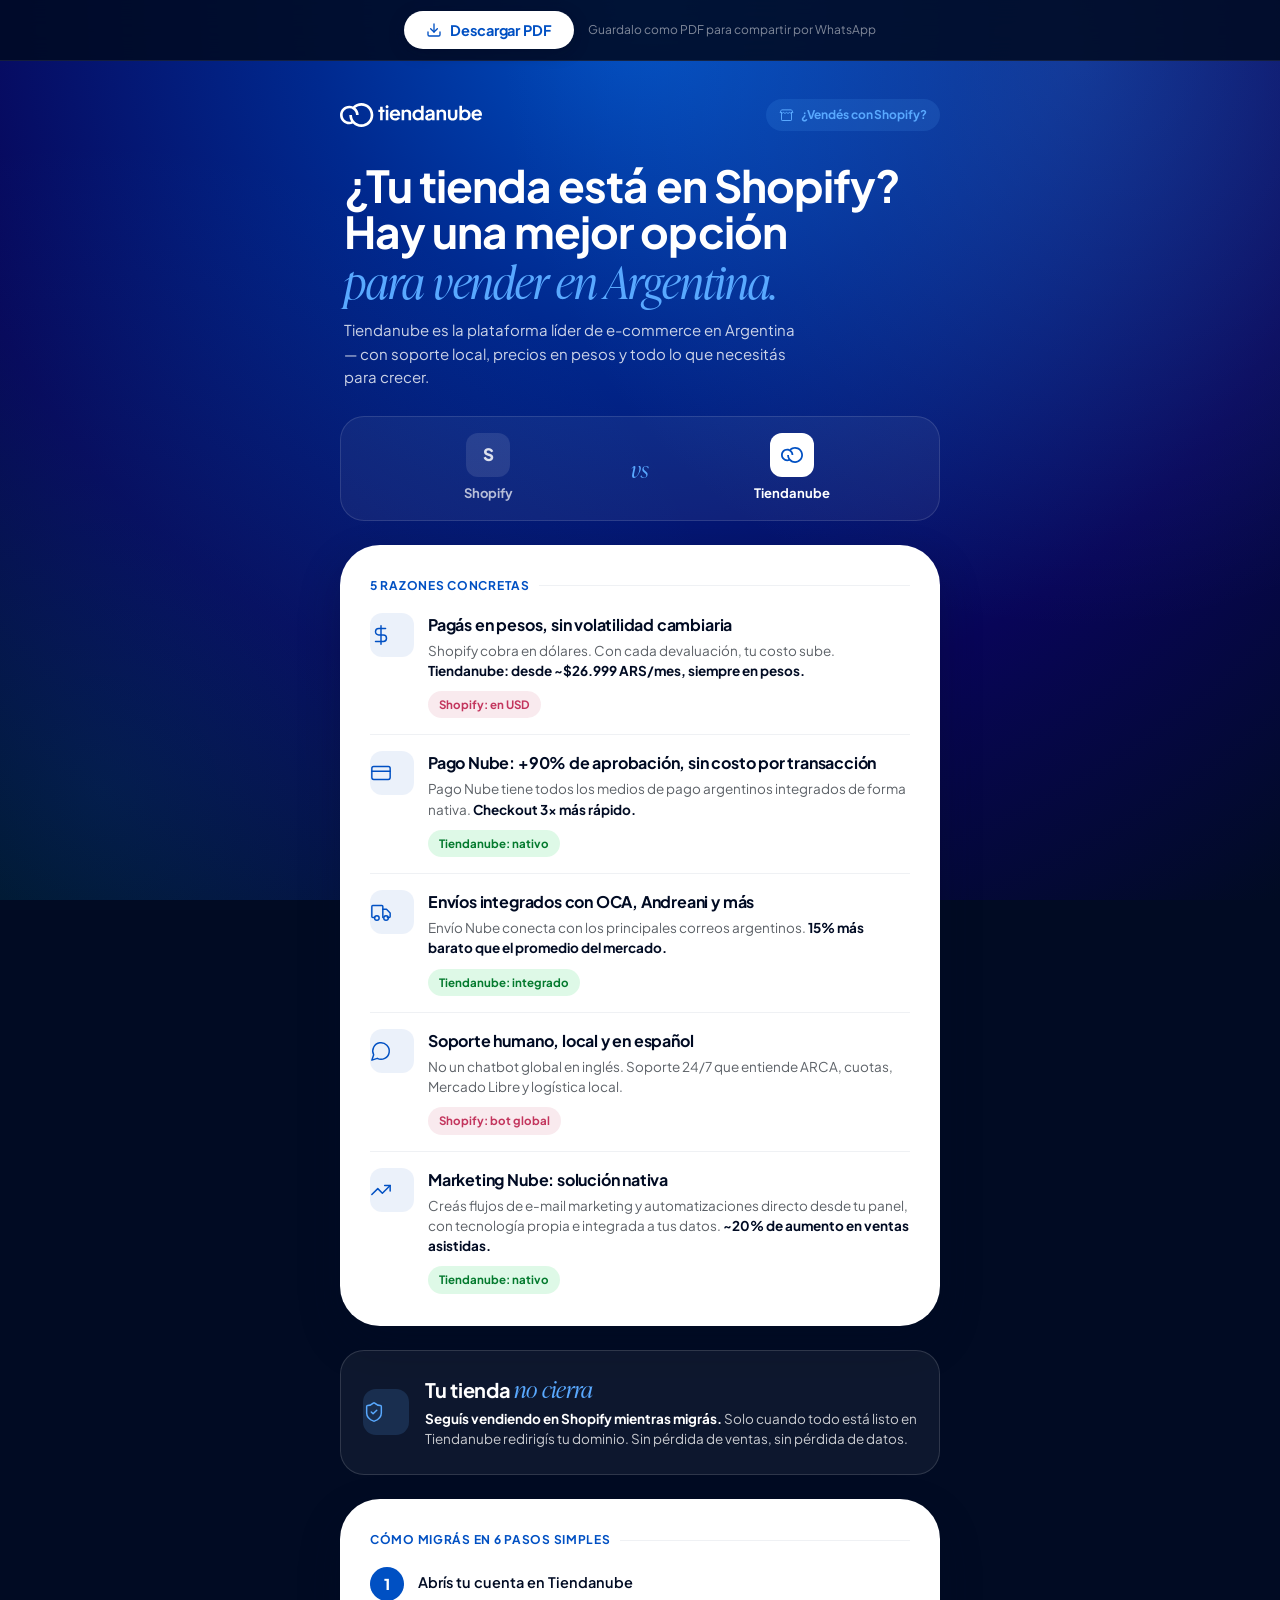
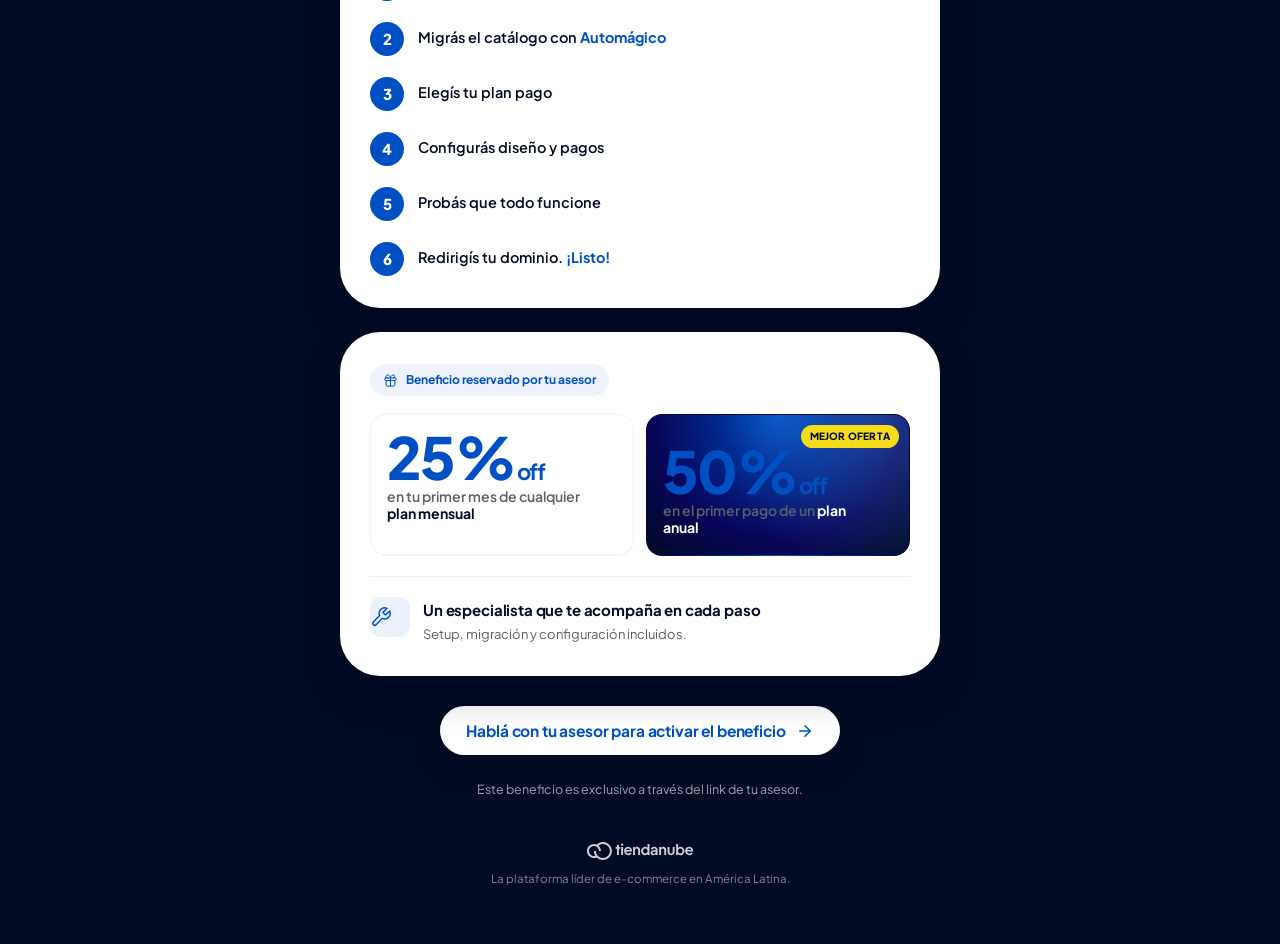
<file: infografia-migracion-shopify.html>
<!doctype html>
<html lang="es-AR">
<head>
<meta charset="utf-8">
<meta name="viewport" content="width=device-width, initial-scale=1">
<title>Shopify vs Tiendanube · ¿Es hora de migrar?</title>
<link rel="stylesheet" href="colors_and_type.css">
<link rel="stylesheet" href="infografia.css">
</head>
<body>

<!-- Barra de descarga (oculta al imprimir) -->
<div class="ig-download">
  <button class="btn-download" onclick="downloadInfografia()">
    <span data-icon="download"></span> Descargar PDF
  </button>
  <p class="dl-note">Guardalo como PDF para compartir por WhatsApp</p>
</div>

<div class="poster">

  <!-- Header -->
  <header class="ig-head reveal">
    <span class="logo"><img src="assets/logo-tiendanube-negativo.svg" alt="Tiendanube"></span>
    <span class="eyebrow"><span data-icon="store"></span> ¿Vendés con Shopify?</span>
  </header>

  <!-- Hero -->
  <div class="ig-hero reveal">
    <h1>¿Tu tienda está en Shopify? Hay una mejor opción <span class="serif">para vender en Argentina.</span></h1>
    <p>Tiendanube es la plataforma líder de e-commerce en Argentina — con soporte local, precios en pesos y todo lo que necesitás para crecer.</p>
  </div>

  <!-- Versus banner -->
  <div class="versus-banner reveal">
    <div class="side">
      <span class="badge badge--rival">S</span>
      <span class="nm nm--rival">Shopify</span>
    </div>
    <span class="vs">vs</span>
    <div class="side">
      <span class="badge badge--tn">
        <svg width="22" height="16" viewBox="0 0 30.526 22" fill="currentColor" aria-hidden="true"><path d="M 19.551 0 L 19.541 0 L 19.531 0 C 16.662 0 13.924 1.129 11.885 3.119 C 10.845 2.679 9.716 2.449 8.556 2.449 C 3.838 2.439 0 6.277 0 10.995 C 0 15.713 3.838 19.551 8.556 19.551 C 9.706 19.551 10.835 19.321 11.875 18.881 C 13.854 20.811 16.562 22 19.531 22 C 25.598 22 30.526 17.072 30.526 11.005 C 30.526 4.938 25.608 0 19.551 0 Z M 19.531 19.551 C 14.813 19.551 10.975 15.713 10.975 10.995 L 8.536 10.995 C 8.536 13.154 9.166 15.163 10.235 16.862 C 9.686 17.022 9.116 17.102 8.546 17.102 C 5.178 17.102 2.439 14.363 2.439 10.995 C 2.439 7.627 5.178 4.888 8.546 4.888 C 9.876 4.888 11.145 5.308 12.214 6.107 C 13.764 7.277 14.663 9.056 14.663 10.995 L 17.102 10.995 C 17.102 8.436 15.993 6.077 14.044 4.448 C 15.573 3.169 17.512 2.449 19.531 2.449 C 24.239 2.449 28.077 6.287 28.077 11.005 C 28.077 15.723 24.239 19.561 19.521 19.561 L 19.531 19.551 Z" fill-rule="nonzero"/></svg>
      </span>
      <span class="nm">Tiendanube</span>
    </div>
  </div>

  <!-- 5 razones -->
  <section class="sheet reveal">
    <p class="sh-title">5 razones concretas</p>
    <div class="reasons">
      <div class="reason">
        <div class="ic" data-icon="dollar"></div>
        <div class="r-body">
          <h3>Pagás en pesos, sin volatilidad cambiaria</h3>
          <p>Shopify cobra en dólares. Con cada devaluación, tu costo sube. <b>Tiendanube: desde ~$26.999 ARS/mes, siempre en pesos.</b></p>
          <span class="chip chip--neg">Shopify: en USD</span>
        </div>
      </div>
      <div class="reason">
        <div class="ic" data-icon="card"></div>
        <div class="r-body">
          <h3>Pago Nube: +90% de aprobación, sin costo por transacción</h3>
          <p>Pago Nube tiene todos los medios de pago argentinos integrados de forma nativa. <b>Checkout 3x más rápido.</b></p>
          <span class="chip chip--pos">Tiendanube: nativo</span>
        </div>
      </div>
      <div class="reason">
        <div class="ic" data-icon="truck"></div>
        <div class="r-body">
          <h3>Envíos integrados con OCA, Andreani y más</h3>
          <p>Envío Nube conecta con los principales correos argentinos. <b>15% más barato que el promedio del mercado.</b></p>
          <span class="chip chip--pos">Tiendanube: integrado</span>
        </div>
      </div>
      <div class="reason">
        <div class="ic" data-icon="chat"></div>
        <div class="r-body">
          <h3>Soporte humano, local y en español</h3>
          <p>No un chatbot global en inglés. Soporte 24/7 que entiende ARCA, cuotas, Mercado Libre y logística local.</p>
          <span class="chip chip--neg">Shopify: bot global</span>
        </div>
      </div>
      <div class="reason">
        <div class="ic" data-icon="trending"></div>
        <div class="r-body">
          <h3>Marketing Nube: solución nativa</h3>
          <p>Creás flujos de e-mail marketing y automatizaciones directo desde tu panel, con tecnología propia e integrada a tus datos. <b>~20% de aumento en ventas asistidas.</b></p>
          <span class="chip chip--pos">Tiendanube: nativo</span>
        </div>
      </div>
    </div>
  </section>

  <!-- Tu tienda no cierra -->
  <div class="no-close reveal">
    <div class="ic" data-icon="shield"></div>
    <div>
      <h3>Tu tienda <span class="serif">no cierra</span></h3>
      <p><b>Seguís vendiendo en Shopify mientras migrás.</b> Solo cuando todo está listo en Tiendanube redirigís tu dominio. Sin pérdida de ventas, sin pérdida de datos.</p>
    </div>
  </div>

  <!-- 6 pasos -->
  <section class="sheet reveal">
    <p class="sh-title">Cómo migrás en 6 pasos simples</p>
    <div class="ig-steps">
      <div class="ig-step"><div class="rail"><div class="snum">1</div><div class="line"></div></div><div class="st-body"><p>Abrís tu cuenta en Tiendanube</p></div></div>
      <div class="ig-step"><div class="rail"><div class="snum">2</div><div class="line"></div></div><div class="st-body"><p>Migrás el catálogo con <b>Automágico</b></p></div></div>
      <div class="ig-step"><div class="rail"><div class="snum">3</div><div class="line"></div></div><div class="st-body"><p>Elegís tu plan pago</p></div></div>
      <div class="ig-step"><div class="rail"><div class="snum">4</div><div class="line"></div></div><div class="st-body"><p>Configurás diseño y pagos</p></div></div>
      <div class="ig-step"><div class="rail"><div class="snum">5</div><div class="line"></div></div><div class="st-body"><p>Probás que todo funcione</p></div></div>
      <div class="ig-step"><div class="rail"><div class="snum">6</div><div class="line"></div></div><div class="st-body"><p>Redirigís tu dominio. <b>¡Listo!</b></p></div></div>
    </div>
  </section>

  <!-- Beneficio -->
  <section class="benefit reveal">
    <span class="tag"><span data-icon="gift"></span> Beneficio reservado por tu asesor</span>
    <div class="offer-duo">
      <div class="offer-opt">
        <span class="pct">25%<span> off</span></span>
        <span class="offer-what">en tu primer mes de cualquier <b>plan mensual</b></span>
      </div>
      <div class="offer-opt offer-opt--feat">
        <span class="opt-ribbon">Mejor oferta</span>
        <span class="pct">50%<span> off</span></span>
        <span class="offer-what">en el primer pago de un <b>plan anual</b></span>
      </div>
    </div>
    <div class="perk">
      <div class="ic" data-icon="tools"></div>
      <div>
        <h4>Un especialista que te acompaña en cada paso</h4>
        <p>Setup, migración y configuración incluidos.</p>
      </div>
    </div>
  </section>

  <!-- CTA -->
  <div class="ig-cta reveal">
    <a id="cta-btn" class="btn-activate" href="https://www.tiendanube.com" target="_blank" rel="noopener">Hablá con tu asesor para activar el beneficio <span data-icon="arrow"></span></a>
    <p id="asesor-note" class="note">Este beneficio es exclusivo a través del link de tu asesor.</p>
  </div>

  <!-- Footer -->
  <div class="ig-foot reveal">
    <img src="assets/logo-tiendanube-negativo.svg" alt="Tiendanube">
    <span>La plataforma líder de e-commerce en América Latina.</span>
  </div>

</div>

<script src="infografia.js"></script>
<script>
  // Personalización via URL params: ?ref=paketin&asesor=Paketin
  (function () {
    var params = new URLSearchParams(window.location.search);
    var ref = params.get('ref');
    var asesor = params.get('asesor');
    if (ref) {
      var btn = document.getElementById('cta-btn');
      if (btn) btn.href = ref.startsWith('http') ? ref : 'https://www.tiendanube.com/partners/' + ref;
    }
    if (asesor) {
      var note = document.getElementById('asesor-note');
      if (note) note.textContent = 'Este beneficio te lo acercó ' + asesor + '.';
    }
  })();
</script>
</body>
</html>
</file>
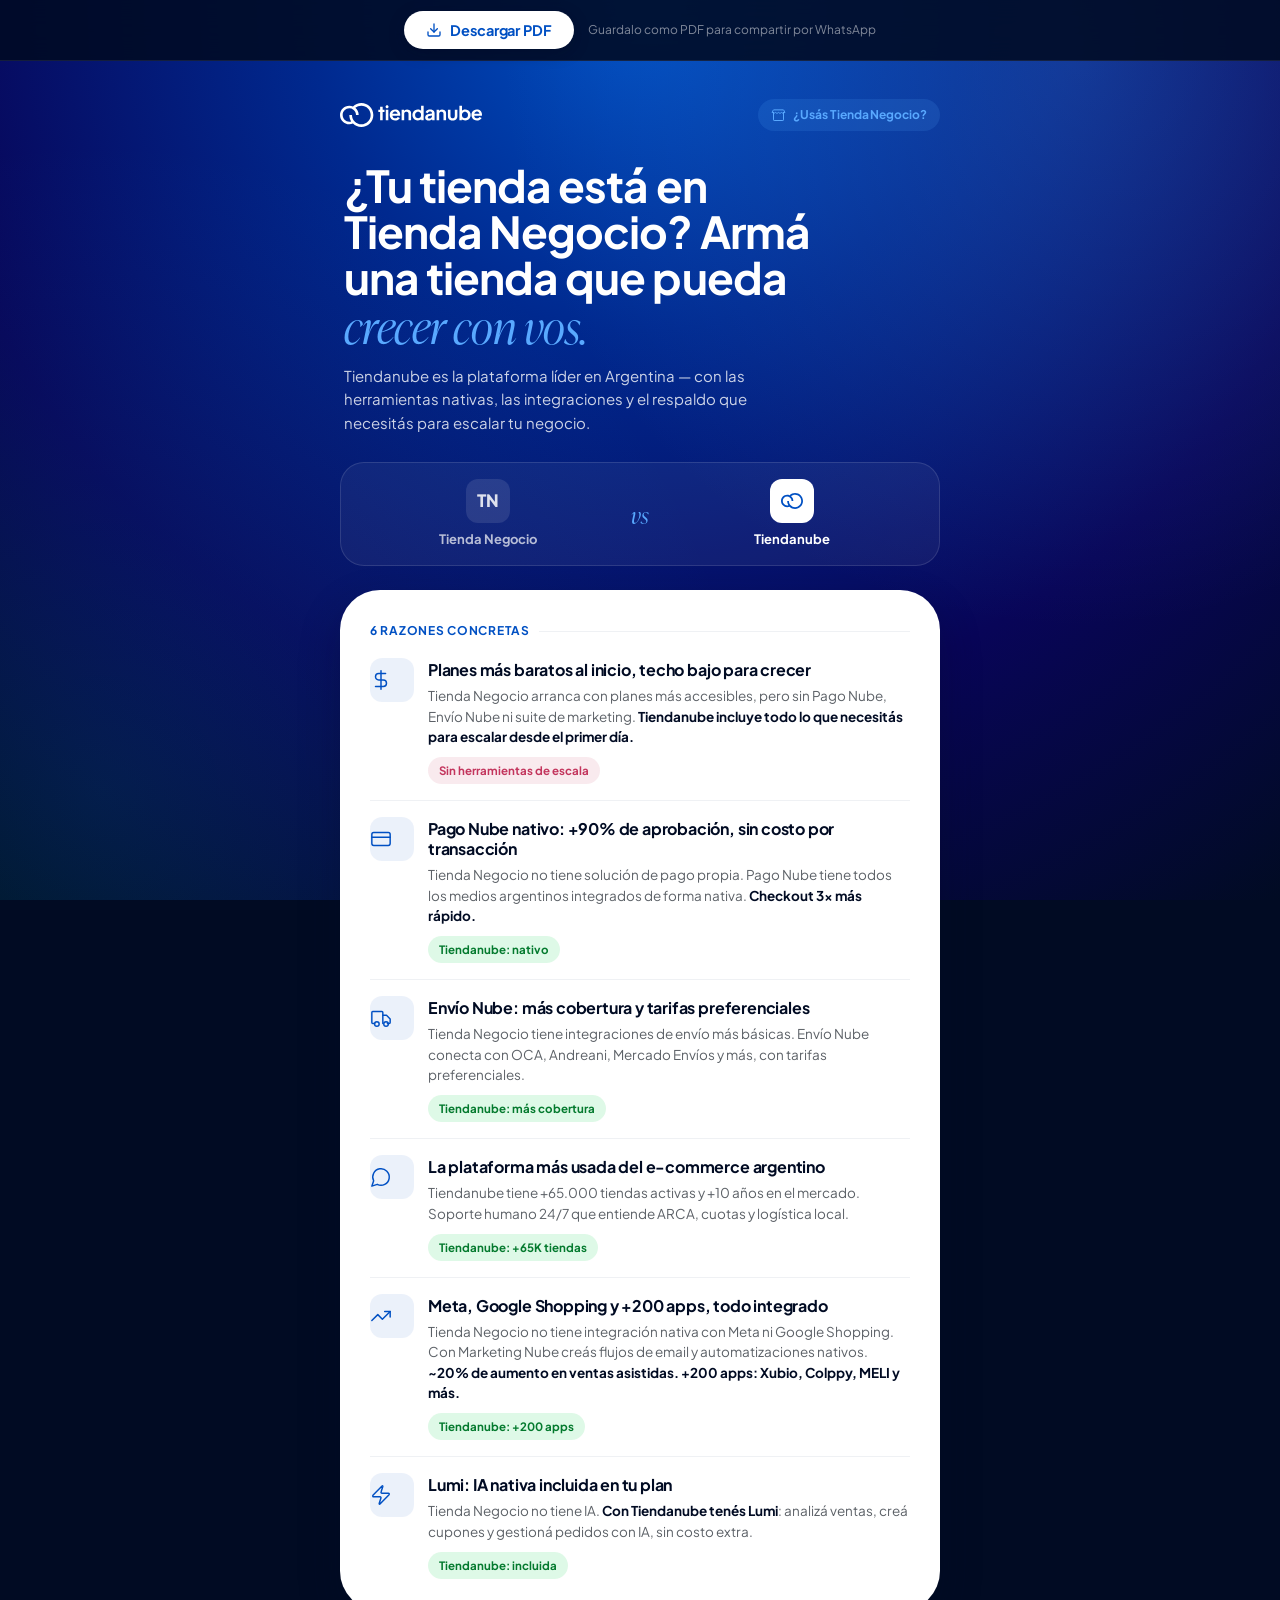
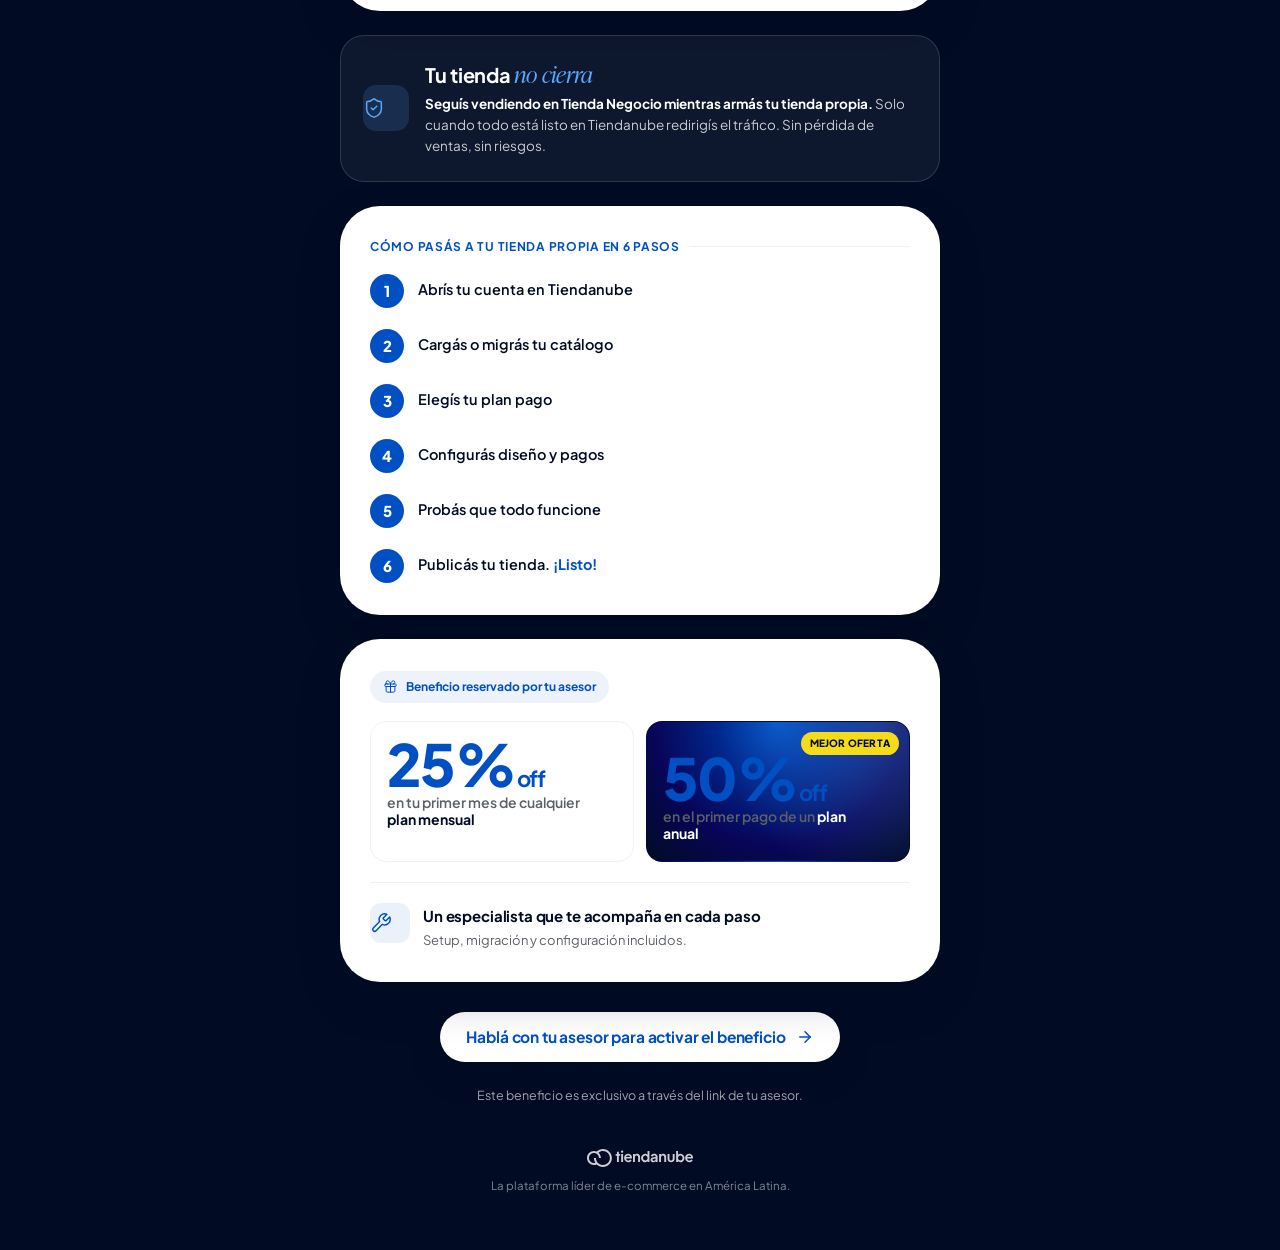
<file: infografia-migracion-tiendanegocio.html>
<!doctype html>
<html lang="es-AR">
<head>
<meta charset="utf-8">
<meta name="viewport" content="width=device-width, initial-scale=1">
<title>Tienda Negocio vs Tiendanube · Tené tu tienda propia</title>
<link rel="stylesheet" href="colors_and_type.css">
<link rel="stylesheet" href="infografia.css">
</head>
<body>

<!-- Barra de descarga (oculta al imprimir) -->
<div class="ig-download">
  <button class="btn-download" onclick="downloadInfografia()">
    <span data-icon="download"></span> Descargar PDF
  </button>
  <p class="dl-note">Guardalo como PDF para compartir por WhatsApp</p>
</div>

<div class="poster">

  <!-- Header -->
  <header class="ig-head reveal">
    <span class="logo"><img src="assets/logo-tiendanube-negativo.svg" alt="Tiendanube"></span>
    <span class="eyebrow"><span data-icon="store"></span> ¿Usás Tienda Negocio?</span>
  </header>

  <!-- Hero -->
  <div class="ig-hero reveal">
    <h1>¿Tu tienda está en Tienda Negocio? Armá una tienda que pueda <span class="serif">crecer con vos.</span></h1>
    <p>Tiendanube es la plataforma líder en Argentina — con las herramientas nativas, las integraciones y el respaldo que necesitás para escalar tu negocio.</p>
  </div>

  <!-- Versus banner -->
  <div class="versus-banner reveal">
    <div class="side">
      <span class="badge badge--rival">TN</span>
      <span class="nm nm--rival">Tienda Negocio</span>
    </div>
    <span class="vs">vs</span>
    <div class="side">
      <span class="badge badge--tn">
        <svg width="22" height="16" viewBox="0 0 30.526 22" fill="currentColor" aria-hidden="true"><path d="M 19.551 0 L 19.541 0 L 19.531 0 C 16.662 0 13.924 1.129 11.885 3.119 C 10.845 2.679 9.716 2.449 8.556 2.449 C 3.838 2.439 0 6.277 0 10.995 C 0 15.713 3.838 19.551 8.556 19.551 C 9.706 19.551 10.835 19.321 11.875 18.881 C 13.854 20.811 16.562 22 19.531 22 C 25.598 22 30.526 17.072 30.526 11.005 C 30.526 4.938 25.608 0 19.551 0 Z M 19.531 19.551 C 14.813 19.551 10.975 15.713 10.975 10.995 L 8.536 10.995 C 8.536 13.154 9.166 15.163 10.235 16.862 C 9.686 17.022 9.116 17.102 8.546 17.102 C 5.178 17.102 2.439 14.363 2.439 10.995 C 2.439 7.627 5.178 4.888 8.546 4.888 C 9.876 4.888 11.145 5.308 12.214 6.107 C 13.764 7.277 14.663 9.056 14.663 10.995 L 17.102 10.995 C 17.102 8.436 15.993 6.077 14.044 4.448 C 15.573 3.169 17.512 2.449 19.531 2.449 C 24.239 2.449 28.077 6.287 28.077 11.005 C 28.077 15.723 24.239 19.561 19.521 19.561 L 19.531 19.551 Z" fill-rule="nonzero"/></svg>
      </span>
      <span class="nm">Tiendanube</span>
    </div>
  </div>

  <!-- 5 razones -->
  <section class="sheet reveal">
    <p class="sh-title">6 razones concretas</p>
    <div class="reasons">
      <div class="reason">
        <div class="ic" data-icon="dollar"></div>
        <div class="r-body">
          <h3>Planes más baratos al inicio, techo bajo para crecer</h3>
          <p>Tienda Negocio arranca con planes más accesibles, pero sin Pago Nube, Envío Nube ni suite de marketing. <b>Tiendanube incluye todo lo que necesitás para escalar desde el primer día.</b></p>
          <span class="chip chip--neg">Sin herramientas de escala</span>
        </div>
      </div>
      <div class="reason">
        <div class="ic" data-icon="card"></div>
        <div class="r-body">
          <h3>Pago Nube nativo: +90% de aprobación, sin costo por transacción</h3>
          <p>Tienda Negocio no tiene solución de pago propia. Pago Nube tiene todos los medios argentinos integrados de forma nativa. <b>Checkout 3x más rápido.</b></p>
          <span class="chip chip--pos">Tiendanube: nativo</span>
        </div>
      </div>
      <div class="reason">
        <div class="ic" data-icon="truck"></div>
        <div class="r-body">
          <h3>Envío Nube: más cobertura y tarifas preferenciales</h3>
          <p>Tienda Negocio tiene integraciones de envío más básicas. Envío Nube conecta con OCA, Andreani, Mercado Envíos y más, con tarifas preferenciales.</p>
          <span class="chip chip--pos">Tiendanube: más cobertura</span>
        </div>
      </div>
      <div class="reason">
        <div class="ic" data-icon="chat"></div>
        <div class="r-body">
          <h3>La plataforma más usada del e-commerce argentino</h3>
          <p>Tiendanube tiene +65.000 tiendas activas y +10 años en el mercado. Soporte humano 24/7 que entiende ARCA, cuotas y logística local.</p>
          <span class="chip chip--pos">Tiendanube: +65K tiendas</span>
        </div>
      </div>
      <div class="reason">
        <div class="ic" data-icon="trending"></div>
        <div class="r-body">
          <h3>Meta, Google Shopping y +200 apps, todo integrado</h3>
          <p>Tienda Negocio no tiene integración nativa con Meta ni Google Shopping. Con Marketing Nube creás flujos de email y automatizaciones nativos. <b>~20% de aumento en ventas asistidas. +200 apps: Xubio, Colppy, MELI y más.</b></p>
          <span class="chip chip--pos">Tiendanube: +200 apps</span>
        </div>
      </div>
      <div class="reason">
        <div class="ic" data-icon="zap"></div>
        <div class="r-body">
          <h3>Lumi: IA nativa incluida en tu plan</h3>
          <p>Tienda Negocio no tiene IA. <b>Con Tiendanube tenés Lumi</b>: analizá ventas, creá cupones y gestioná pedidos con IA, sin costo extra.</p>
          <span class="chip chip--pos">Tiendanube: incluida</span>
        </div>
      </div>
    </div>
  </section>

  <!-- Tu tienda no cierra -->
  <div class="no-close reveal">
    <div class="ic" data-icon="shield"></div>
    <div>
      <h3>Tu tienda <span class="serif">no cierra</span></h3>
      <p><b>Seguís vendiendo en Tienda Negocio mientras armás tu tienda propia.</b> Solo cuando todo está listo en Tiendanube redirigís el tráfico. Sin pérdida de ventas, sin riesgos.</p>
    </div>
  </div>

  <!-- 6 pasos -->
  <section class="sheet reveal">
    <p class="sh-title">Cómo pasás a tu tienda propia en 6 pasos</p>
    <div class="ig-steps">
      <div class="ig-step"><div class="rail"><div class="snum">1</div><div class="line"></div></div><div class="st-body"><p>Abrís tu cuenta en Tiendanube</p></div></div>
      <div class="ig-step"><div class="rail"><div class="snum">2</div><div class="line"></div></div><div class="st-body"><p>Cargás o migrás tu catálogo</p></div></div>
      <div class="ig-step"><div class="rail"><div class="snum">3</div><div class="line"></div></div><div class="st-body"><p>Elegís tu plan pago</p></div></div>
      <div class="ig-step"><div class="rail"><div class="snum">4</div><div class="line"></div></div><div class="st-body"><p>Configurás diseño y pagos</p></div></div>
      <div class="ig-step"><div class="rail"><div class="snum">5</div><div class="line"></div></div><div class="st-body"><p>Probás que todo funcione</p></div></div>
      <div class="ig-step"><div class="rail"><div class="snum">6</div><div class="line"></div></div><div class="st-body"><p>Publicás tu tienda. <b>¡Listo!</b></p></div></div>
    </div>
  </section>

  <!-- Beneficio -->
  <section class="benefit reveal">
    <span class="tag"><span data-icon="gift"></span> Beneficio reservado por tu asesor</span>
    <div class="offer-duo">
      <div class="offer-opt">
        <span class="pct">25%<span> off</span></span>
        <span class="offer-what">en tu primer mes de cualquier <b>plan mensual</b></span>
      </div>
      <div class="offer-opt offer-opt--feat">
        <span class="opt-ribbon">Mejor oferta</span>
        <span class="pct">50%<span> off</span></span>
        <span class="offer-what">en el primer pago de un <b>plan anual</b></span>
      </div>
    </div>
    <div class="perk">
      <div class="ic" data-icon="tools"></div>
      <div>
        <h4>Un especialista que te acompaña en cada paso</h4>
        <p>Setup, migración y configuración incluidos.</p>
      </div>
    </div>
  </section>

  <!-- CTA -->
  <div class="ig-cta reveal">
    <a id="cta-btn" class="btn-activate" href="https://www.tiendanube.com" target="_blank" rel="noopener">Hablá con tu asesor para activar el beneficio <span data-icon="arrow"></span></a>
    <p id="asesor-note" class="note">Este beneficio es exclusivo a través del link de tu asesor.</p>
  </div>

  <!-- Footer -->
  <div class="ig-foot reveal">
    <img src="assets/logo-tiendanube-negativo.svg" alt="Tiendanube">
    <span>La plataforma líder de e-commerce en América Latina.</span>
  </div>

</div>

<script src="infografia.js"></script>
<script>
  // Personalización via URL params: ?ref=paketin&asesor=Paketin
  (function () {
    var params = new URLSearchParams(window.location.search);
    var ref = params.get('ref');
    var asesor = params.get('asesor');
    if (ref) {
      var btn = document.getElementById('cta-btn');
      if (btn) btn.href = ref.startsWith('http') ? ref : 'https://www.tiendanube.com/partners/' + ref;
    }
    if (asesor) {
      var note = document.getElementById('asesor-note');
      if (note) note.textContent = 'Este beneficio te lo acercó ' + asesor + '.';
    }
  })();
</script>
</body>
</html>
</file>
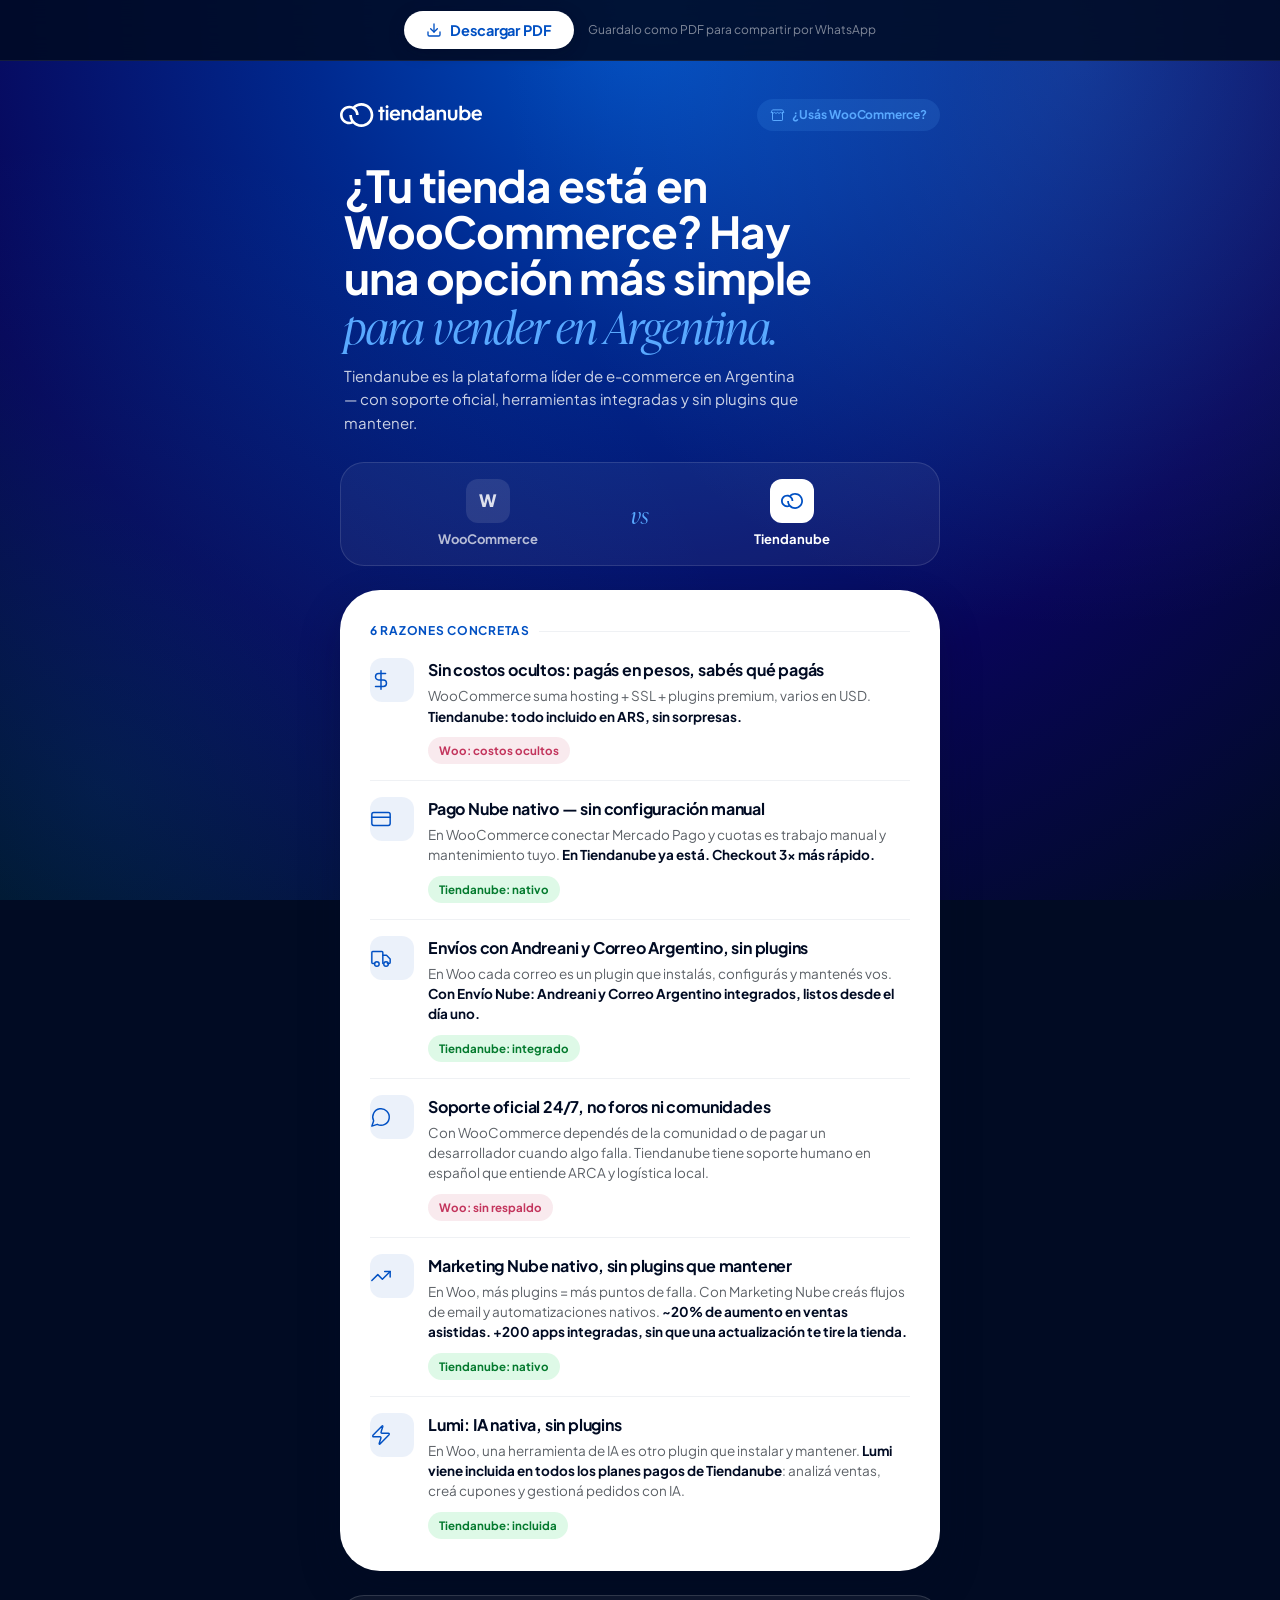
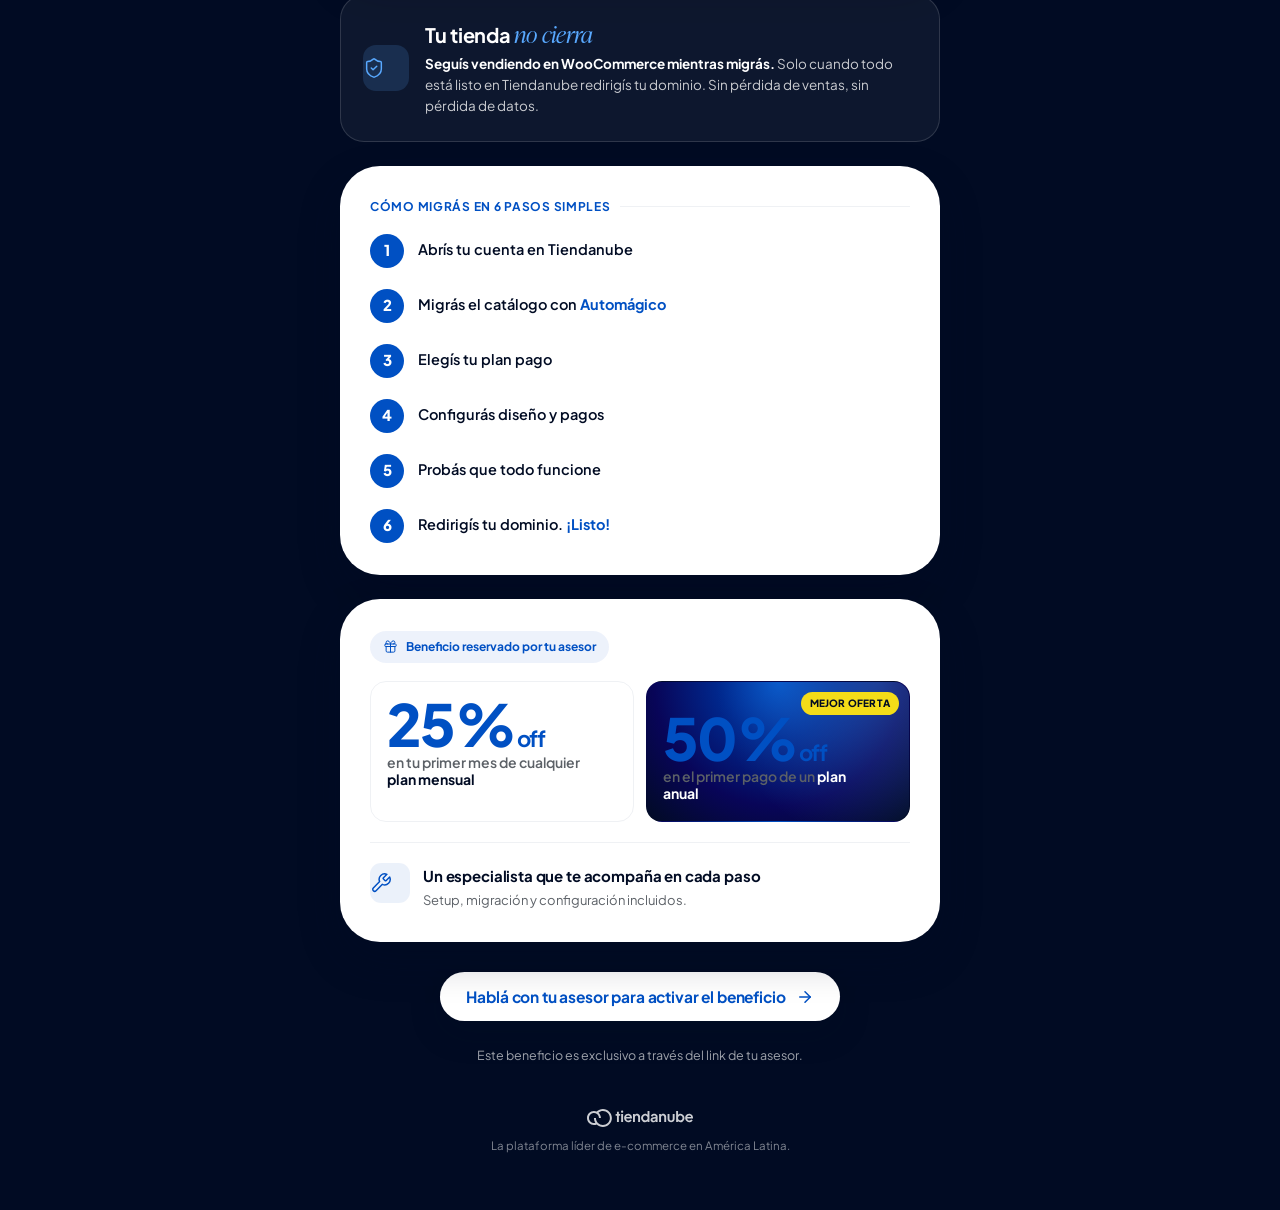
<file: infografia-migracion-woocommerce.html>
<!doctype html>
<html lang="es-AR">
<head>
<meta charset="utf-8">
<meta name="viewport" content="width=device-width, initial-scale=1">
<title>WooCommerce vs Tiendanube · ¿Es hora de migrar?</title>
<link rel="stylesheet" href="colors_and_type.css">
<link rel="stylesheet" href="infografia.css">
</head>
<body>

<!-- Barra de descarga (oculta al imprimir) -->
<div class="ig-download">
  <button class="btn-download" onclick="downloadInfografia()">
    <span data-icon="download"></span> Descargar PDF
  </button>
  <p class="dl-note">Guardalo como PDF para compartir por WhatsApp</p>
</div>

<div class="poster">

  <!-- Header -->
  <header class="ig-head reveal">
    <span class="logo"><img src="assets/logo-tiendanube-negativo.svg" alt="Tiendanube"></span>
    <span class="eyebrow"><span data-icon="store"></span> ¿Usás WooCommerce?</span>
  </header>

  <!-- Hero -->
  <div class="ig-hero reveal">
    <h1>¿Tu tienda está en WooCommerce? Hay una opción más simple <span class="serif">para vender en Argentina.</span></h1>
    <p>Tiendanube es la plataforma líder de e-commerce en Argentina — con soporte oficial, herramientas integradas y sin plugins que mantener.</p>
  </div>

  <!-- Versus banner -->
  <div class="versus-banner reveal">
    <div class="side">
      <span class="badge badge--rival">W</span>
      <span class="nm nm--rival">WooCommerce</span>
    </div>
    <span class="vs">vs</span>
    <div class="side">
      <span class="badge badge--tn">
        <svg width="22" height="16" viewBox="0 0 30.526 22" fill="currentColor" aria-hidden="true"><path d="M 19.551 0 L 19.541 0 L 19.531 0 C 16.662 0 13.924 1.129 11.885 3.119 C 10.845 2.679 9.716 2.449 8.556 2.449 C 3.838 2.439 0 6.277 0 10.995 C 0 15.713 3.838 19.551 8.556 19.551 C 9.706 19.551 10.835 19.321 11.875 18.881 C 13.854 20.811 16.562 22 19.531 22 C 25.598 22 30.526 17.072 30.526 11.005 C 30.526 4.938 25.608 0 19.551 0 Z M 19.531 19.551 C 14.813 19.551 10.975 15.713 10.975 10.995 L 8.536 10.995 C 8.536 13.154 9.166 15.163 10.235 16.862 C 9.686 17.022 9.116 17.102 8.546 17.102 C 5.178 17.102 2.439 14.363 2.439 10.995 C 2.439 7.627 5.178 4.888 8.546 4.888 C 9.876 4.888 11.145 5.308 12.214 6.107 C 13.764 7.277 14.663 9.056 14.663 10.995 L 17.102 10.995 C 17.102 8.436 15.993 6.077 14.044 4.448 C 15.573 3.169 17.512 2.449 19.531 2.449 C 24.239 2.449 28.077 6.287 28.077 11.005 C 28.077 15.723 24.239 19.561 19.521 19.561 L 19.531 19.551 Z" fill-rule="nonzero"/></svg>
      </span>
      <span class="nm">Tiendanube</span>
    </div>
  </div>

  <!-- 5 razones -->
  <section class="sheet reveal">
    <p class="sh-title">6 razones concretas</p>
    <div class="reasons">
      <div class="reason">
        <div class="ic" data-icon="dollar"></div>
        <div class="r-body">
          <h3>Sin costos ocultos: pagás en pesos, sabés qué pagás</h3>
          <p>WooCommerce suma hosting + SSL + plugins premium, varios en USD. <b>Tiendanube: todo incluido en ARS, sin sorpresas.</b></p>
          <span class="chip chip--neg">Woo: costos ocultos</span>
        </div>
      </div>
      <div class="reason">
        <div class="ic" data-icon="card"></div>
        <div class="r-body">
          <h3>Pago Nube nativo — sin configuración manual</h3>
          <p>En WooCommerce conectar Mercado Pago y cuotas es trabajo manual y mantenimiento tuyo. <b>En Tiendanube ya está. Checkout 3x más rápido.</b></p>
          <span class="chip chip--pos">Tiendanube: nativo</span>
        </div>
      </div>
      <div class="reason">
        <div class="ic" data-icon="truck"></div>
        <div class="r-body">
          <h3>Envíos con Andreani y Correo Argentino, sin plugins</h3>
          <p>En Woo cada correo es un plugin que instalás, configurás y mantenés vos. <b>Con Envío Nube: Andreani y Correo Argentino integrados, listos desde el día uno.</b></p>
          <span class="chip chip--pos">Tiendanube: integrado</span>
        </div>
      </div>
      <div class="reason">
        <div class="ic" data-icon="chat"></div>
        <div class="r-body">
          <h3>Soporte oficial 24/7, no foros ni comunidades</h3>
          <p>Con WooCommerce dependés de la comunidad o de pagar un desarrollador cuando algo falla. Tiendanube tiene soporte humano en español que entiende ARCA y logística local.</p>
          <span class="chip chip--neg">Woo: sin respaldo</span>
        </div>
      </div>
      <div class="reason">
        <div class="ic" data-icon="trending"></div>
        <div class="r-body">
          <h3>Marketing Nube nativo, sin plugins que mantener</h3>
          <p>En Woo, más plugins = más puntos de falla. Con Marketing Nube creás flujos de email y automatizaciones nativos. <b>~20% de aumento en ventas asistidas. +200 apps integradas, sin que una actualización te tire la tienda.</b></p>
          <span class="chip chip--pos">Tiendanube: nativo</span>
        </div>
      </div>
      <div class="reason">
        <div class="ic" data-icon="zap"></div>
        <div class="r-body">
          <h3>Lumi: IA nativa, sin plugins</h3>
          <p>En Woo, una herramienta de IA es otro plugin que instalar y mantener. <b>Lumi viene incluida en todos los planes pagos de Tiendanube</b>: analizá ventas, creá cupones y gestioná pedidos con IA.</p>
          <span class="chip chip--pos">Tiendanube: incluida</span>
        </div>
      </div>
    </div>
  </section>

  <!-- Tu tienda no cierra -->
  <div class="no-close reveal">
    <div class="ic" data-icon="shield"></div>
    <div>
      <h3>Tu tienda <span class="serif">no cierra</span></h3>
      <p><b>Seguís vendiendo en WooCommerce mientras migrás.</b> Solo cuando todo está listo en Tiendanube redirigís tu dominio. Sin pérdida de ventas, sin pérdida de datos.</p>
    </div>
  </div>

  <!-- 6 pasos -->
  <section class="sheet reveal">
    <p class="sh-title">Cómo migrás en 6 pasos simples</p>
    <div class="ig-steps">
      <div class="ig-step"><div class="rail"><div class="snum">1</div><div class="line"></div></div><div class="st-body"><p>Abrís tu cuenta en Tiendanube</p></div></div>
      <div class="ig-step"><div class="rail"><div class="snum">2</div><div class="line"></div></div><div class="st-body"><p>Migrás el catálogo con <b>Automágico</b></p></div></div>
      <div class="ig-step"><div class="rail"><div class="snum">3</div><div class="line"></div></div><div class="st-body"><p>Elegís tu plan pago</p></div></div>
      <div class="ig-step"><div class="rail"><div class="snum">4</div><div class="line"></div></div><div class="st-body"><p>Configurás diseño y pagos</p></div></div>
      <div class="ig-step"><div class="rail"><div class="snum">5</div><div class="line"></div></div><div class="st-body"><p>Probás que todo funcione</p></div></div>
      <div class="ig-step"><div class="rail"><div class="snum">6</div><div class="line"></div></div><div class="st-body"><p>Redirigís tu dominio. <b>¡Listo!</b></p></div></div>
    </div>
  </section>

  <!-- Beneficio -->
  <section class="benefit reveal">
    <span class="tag"><span data-icon="gift"></span> Beneficio reservado por tu asesor</span>
    <div class="offer-duo">
      <div class="offer-opt">
        <span class="pct">25%<span> off</span></span>
        <span class="offer-what">en tu primer mes de cualquier <b>plan mensual</b></span>
      </div>
      <div class="offer-opt offer-opt--feat">
        <span class="opt-ribbon">Mejor oferta</span>
        <span class="pct">50%<span> off</span></span>
        <span class="offer-what">en el primer pago de un <b>plan anual</b></span>
      </div>
    </div>
    <div class="perk">
      <div class="ic" data-icon="tools"></div>
      <div>
        <h4>Un especialista que te acompaña en cada paso</h4>
        <p>Setup, migración y configuración incluidos.</p>
      </div>
    </div>
  </section>

  <!-- CTA -->
  <div class="ig-cta reveal">
    <a id="cta-btn" class="btn-activate" href="https://www.tiendanube.com" target="_blank" rel="noopener">Hablá con tu asesor para activar el beneficio <span data-icon="arrow"></span></a>
    <p id="asesor-note" class="note">Este beneficio es exclusivo a través del link de tu asesor.</p>
  </div>

  <!-- Footer -->
  <div class="ig-foot reveal">
    <img src="assets/logo-tiendanube-negativo.svg" alt="Tiendanube">
    <span>La plataforma líder de e-commerce en América Latina.</span>
  </div>

</div>

<script src="infografia.js"></script>
<script>
  // Personalización via URL params: ?ref=paketin&asesor=Paketin
  (function () {
    var params = new URLSearchParams(window.location.search);
    var ref = params.get('ref');
    var asesor = params.get('asesor');
    if (ref) {
      var btn = document.getElementById('cta-btn');
      if (btn) btn.href = ref.startsWith('http') ? ref : 'https://www.tiendanube.com/partners/' + ref;
    }
    if (asesor) {
      var note = document.getElementById('asesor-note');
      if (note) note.textContent = 'Este beneficio te lo acercó ' + asesor + '.';
    }
  })();
</script>
</body>
</html>
</file>
<file: colors_and_type.css>
/* Nuvemshop Design System — Type & Color Tokens
   Derived from Brand Design Guidelines v1.0 (Q4 2025)
*/

/* ── Fonts ─────────────────────────────────────────────── */
@font-face { font-family: "Plus Jakarta Sans"; font-weight: 200; font-style: normal; src: url("fonts/PlusJakartaSans-ExtraLight.ttf") format("truetype"); }
@font-face { font-family: "Plus Jakarta Sans"; font-weight: 200; font-style: italic; src: url("fonts/PlusJakartaSans-ExtraLightItalic.ttf") format("truetype"); }
@font-face { font-family: "Plus Jakarta Sans"; font-weight: 300; font-style: normal; src: url("fonts/PlusJakartaSans-Light.ttf") format("truetype"); }
@font-face { font-family: "Plus Jakarta Sans"; font-weight: 300; font-style: italic; src: url("fonts/PlusJakartaSans-LightItalic.ttf") format("truetype"); }
@font-face { font-family: "Plus Jakarta Sans"; font-weight: 400; font-style: normal; src: url("fonts/PlusJakartaSans-Regular.ttf") format("truetype"); }
@font-face { font-family: "Plus Jakarta Sans"; font-weight: 400; font-style: italic; src: url("fonts/PlusJakartaSans-Italic.ttf") format("truetype"); }
@font-face { font-family: "Plus Jakarta Sans"; font-weight: 500; font-style: normal; src: url("fonts/PlusJakartaSans-Medium.ttf") format("truetype"); }
@font-face { font-family: "Plus Jakarta Sans"; font-weight: 500; font-style: italic; src: url("fonts/PlusJakartaSans-MediumItalic.ttf") format("truetype"); }
@font-face { font-family: "Plus Jakarta Sans"; font-weight: 600; font-style: normal; src: url("fonts/PlusJakartaSans-SemiBold.ttf") format("truetype"); }
@font-face { font-family: "Plus Jakarta Sans"; font-weight: 600; font-style: italic; src: url("fonts/PlusJakartaSans-SemiBoldItalic.ttf") format("truetype"); }
@font-face { font-family: "Plus Jakarta Sans"; font-weight: 700; font-style: normal; src: url("fonts/PlusJakartaSans-Bold.ttf") format("truetype"); }
@font-face { font-family: "Plus Jakarta Sans"; font-weight: 700; font-style: italic; src: url("fonts/PlusJakartaSans-BoldItalic.ttf") format("truetype"); }
@font-face { font-family: "Plus Jakarta Sans"; font-weight: 800; font-style: normal; src: url("fonts/PlusJakartaSans-ExtraBold.ttf") format("truetype"); }
@font-face { font-family: "Plus Jakarta Sans"; font-weight: 800; font-style: italic; src: url("fonts/PlusJakartaSans-ExtraBoldItalic.ttf") format("truetype"); }
@font-face { font-family: "IvyPresto Display"; font-weight: 300; font-style: italic; src: url("fonts/IvyPrestoDisplay-LightItalic.otf") format("opentype"); }

:root {
  /* ── Brand colors — Main ─────────────────────────────── */
  --ns-nimbus-blue: #0050C3;       /* rgb(0,80,195) — primary */
  --ns-highlight-blue: #59A9FF;    /* rgb(89,169,255) — secondary */
  --ns-pure-white: #FFFFFF;

  /* ── Brand colors — Support ─────────────────────────── */
  --ns-ocean-blue: #00298F;        /* rgb(0,41,143) */
  --ns-sky-blue: #00B4E6;          /* rgb(0,180,230) */
  --ns-clear-blue: #99D3FF;        /* rgb(153,211,255) */

  /* Nimbus Night gradient stops — Nimbus Blue → Ocean Blue → Midnight Blue → Galaxy Blue */
  --ns-nimbus-blue-stop: #0050C3;
  --ns-ocean-blue-stop: #00298F;
  --ns-midnight-blue: #080558;  /* rgb(8,5,88) */
  --ns-galaxy-blue: #010B23;   /* rgb(1,11,35) — deepest stop */

  /* Legacy aliases (kept for back-compat) */
  --ns-nimbus-night-1: var(--ns-nimbus-blue-stop);
  --ns-nimbus-night-2: var(--ns-ocean-blue-stop);
  --ns-nimbus-night-3: var(--ns-midnight-blue);
  --ns-nimbus-night-4: var(--ns-galaxy-blue);

  /* ── Accent / auxiliary ─────────────────────────────── */
  --ns-pink: #C3355D;              /* rgb(195,53,93) */
  --ns-green: #00CD4B;             /* rgb(0,205,75) */
  --ns-green-2: #0ACC59;           /* rgb(10,204,89) */
  --ns-yellow: #F4DC18;            /* rgb(244,220,24) */
  --ns-orange: #FF7A27;            /* rgb(255,122,39) */


  /* ── Grayscale — Nimbus Gray (Nube Gray) ────────────── */
  --ns-gray-40: #979BA1;           /* rgb(151,155,161) */
  --ns-gray-20: #BDC0C6;           /* rgb(189,192,198) */
  --ns-gray-10: #EFF1F4;           /* rgb(239,241,244) */
  --ns-gray-60: #5C6167;           /* rgb(92,97,103) — support */
  --ns-ink: #010B23;               /* Galaxy Blue — text on white */

  /* ── Semantic surfaces ───────────────────────────────── */
  --ns-bg: var(--ns-pure-white);
  --ns-bg-brand: var(--ns-nimbus-blue);
  --ns-surface: var(--ns-pure-white);
  --ns-surface-alt: var(--ns-gray-10);
  --ns-border: var(--ns-gray-20);
  --ns-border-subtle: var(--ns-gray-10);

  /* ── Semantic foreground ─────────────────────────────── */
  --ns-fg: var(--ns-ink);
  --ns-fg-muted: var(--ns-gray-60);
  --ns-fg-subtle: var(--ns-gray-40);
  --ns-fg-on-brand: var(--ns-pure-white);
  --ns-fg-brand: var(--ns-nimbus-blue);
  --ns-fg-accent: var(--ns-highlight-blue);

  /* ── Gradient: Nimbus Night (signature radial) ───────── */
  --ns-gradient-nimbus-night:
    radial-gradient(
      circle at 50% 0%,
      var(--ns-nimbus-night-1) 0%,
      var(--ns-nimbus-night-2) 30%,
      var(--ns-nimbus-night-3) 65%,
      var(--ns-nimbus-night-4) 100%
    );
  --ns-gradient-nimbus-night-soft:
    radial-gradient(circle at 50% 40%, rgba(0,80,195,1) 0%, rgba(0,41,143,0.5) 50%, rgba(8,5,88,0) 100%),
    radial-gradient(circle at 50% 0%, var(--ns-nimbus-night-1) 0%, var(--ns-nimbus-night-2) 30%, var(--ns-nimbus-night-3) 65%, var(--ns-nimbus-night-4) 100%);

  /* ── Typography families ─────────────────────────────── */
  --ns-font-sans: "Plus Jakarta Sans", system-ui, sans-serif;
  --ns-font-display: "IvyPresto Display", "Plus Jakarta Sans", serif;

  /* Letter-spacing & leading */
  --ns-tracking-tight: -0.010em;
  --ns-tracking-body:  -0.005em;
  --ns-tracking-serif: -0.005em;

  /* ── Type scale (absolute, for 1920×1080 brand canvas) ─ */
  --ns-size-display-xxl: 180px;     /* Cover hero */
  --ns-size-display-xl:  120px;     /* Big welcome */
  --ns-size-display-l:   118px;     /* Serif italic headline */
  --ns-size-display-m:   112px;     /* Section chapter */
  --ns-size-display-s:    80px;     /* Messaging big body */
  --ns-size-heading-xl:   60px;     /* Sub-heading / drivers */
  --ns-size-heading-l:    45px;
  --ns-size-heading-m:    30px;
  --ns-size-heading-s:    23px;     /* Section eyebrow / title */
  --ns-size-body-l:       18px;
  --ns-size-body:         15px;     /* Default body */
  --ns-size-body-s:       13px;
  --ns-size-caption:      12px;     /* Footers / labels */
  --ns-size-caption-xs:   11px;

  /* Line heights (matched to Figma) */
  --ns-lh-display: 1.02;
  --ns-lh-serif: 1.03;
  --ns-lh-heading: 1.23;
  --ns-lh-body: 1.47;               /* 22 / 15 */
  --ns-lh-body-l: 1.44;              /* 26 / 18 */

  /* ── Radii & elevation ───────────────────────────────── */
  --ns-radius-pill: 999px;
  --ns-radius-xl: 40px;              /* Large white panel sheets */
  --ns-radius-l: 24px;
  --ns-radius-m: 16px;
  --ns-radius-s: 12px;
  --ns-radius-xs: 8px;

  /* Shadows pulled from figma metadata */
  --ns-shadow-soft: 0 8px 24px rgba(0, 21, 70, 0.03), 0 2px 6px rgba(89,169,255,0.13);
  --ns-shadow-card: 0 18px 40px rgba(0, 21, 70, 0.08), 0 4px 10px rgba(89,169,255,0.15);
  --ns-shadow-pop:  0 24px 60px rgba(0,0,0,0.25);
  --ns-shadow-inner-white: inset 0 1px 0 rgba(255,255,255,0.3);

  /* Spacing base (8pt) */
  --ns-s-1: 4px;
  --ns-s-2: 8px;
  --ns-s-3: 12px;
  --ns-s-4: 16px;
  --ns-s-5: 24px;
  --ns-s-6: 32px;
  --ns-s-7: 48px;
  --ns-s-8: 64px;
  --ns-s-9: 96px;
}

/* ── Semantic element styles ──────────────────────────── */
.ns-body { font-family: var(--ns-font-sans); font-size: var(--ns-size-body); line-height: var(--ns-lh-body); letter-spacing: var(--ns-tracking-body); color: var(--ns-fg); }

.ns-h1, h1.ns { font-family: var(--ns-font-sans); font-weight: 700; font-size: var(--ns-size-display-m); line-height: var(--ns-lh-display); letter-spacing: var(--ns-tracking-tight); }
.ns-h2, h2.ns { font-family: var(--ns-font-sans); font-weight: 700; font-size: var(--ns-size-display-s); line-height: var(--ns-lh-display); letter-spacing: var(--ns-tracking-tight); }
.ns-h3, h3.ns { font-family: var(--ns-font-sans); font-weight: 300; font-size: var(--ns-size-heading-xl); line-height: 1.23; letter-spacing: var(--ns-tracking-tight); }
.ns-h4, h4.ns { font-family: var(--ns-font-sans); font-weight: 700; font-size: var(--ns-size-heading-s); line-height: 1.3;  letter-spacing: var(--ns-tracking-tight); color: var(--ns-fg-accent); }
.ns-eyebrow   { font-family: var(--ns-font-sans); font-weight: 700; font-size: var(--ns-size-caption); line-height: 1.5; letter-spacing: var(--ns-tracking-body); text-transform: none; }

.ns-serif     { font-family: var(--ns-font-display); font-style: italic; font-weight: 300; letter-spacing: var(--ns-tracking-serif); }

.ns-lead      { font-family: var(--ns-font-sans); font-size: var(--ns-size-body-l); line-height: var(--ns-lh-body-l); letter-spacing: var(--ns-tracking-body); }
.ns-caption   { font-family: var(--ns-font-sans); font-size: var(--ns-size-caption); line-height: 1.5; color: var(--ns-fg-muted); }
.ns-quote     { font-family: var(--ns-font-sans); font-weight: 300; font-size: var(--ns-size-heading-xl); line-height: 1.23; letter-spacing: var(--ns-tracking-tight); }

/* Buttons */
.ns-btn {
  display: inline-flex; align-items: center; justify-content: center; gap: 8px;
  padding: 18px 30px;
  border-radius: var(--ns-radius-pill);
  background: var(--ns-nimbus-blue);
  color: var(--ns-pure-white);
  font-family: var(--ns-font-sans); font-weight: 700; font-size: 15px; letter-spacing: var(--ns-tracking-body);
  border: 0; cursor: pointer;
  transition: background 120ms ease, transform 120ms ease;
}
.ns-btn:hover { background: var(--ns-ocean-blue); }
.ns-btn:active { transform: scale(0.98); }
.ns-btn.ns-btn--ghost { background: transparent; color: var(--ns-pure-white); box-shadow: inset 0 0 0 1.5px rgba(255,255,255,0.6); }
.ns-btn.ns-btn--ghost:hover { background: rgba(255,255,255,0.08); }
.ns-btn.ns-btn--inverse { background: var(--ns-pure-white); color: var(--ns-nimbus-blue); }

/* Convenience surfaces */
.ns-sheet       { background: var(--ns-pure-white); border-radius: var(--ns-radius-xl); }
.ns-night-stage { background: var(--ns-gradient-nimbus-night); color: var(--ns-pure-white); }
</file>
<file: guia.css>
/* ─────────────────────────────────────────────────────────
   Guía de Migración · Comunidad Tiendanube Afiliados
   Estilos del landing — mobile-first, marca Nuvemshop
   ───────────────────────────────────────────────────────── */

*, *::before, *::after { box-sizing: border-box; }
html { scroll-behavior: smooth; scroll-padding-top: 76px; }
body {
  margin: 0;
  font-family: var(--ns-font-sans);
  color: var(--ns-ink);
  background: #fff;
  -webkit-font-smoothing: antialiased;
  text-rendering: optimizeLegibility;
}
img { display: block; max-width: 100%; }
a { color: inherit; }
::selection { background: rgba(89,169,255,0.3); }

.serif {
  font-family: "IvyPresto Display", serif;
  font-weight: 300;
  font-style: italic;
  letter-spacing: -0.005em;
}

.wrap { width: 100%; max-width: 1180px; margin: 0 auto; padding: 0 20px; }

/* Section eyebrow chip */
.eyebrow {
  display: inline-flex; align-items: center; gap: 8px;
  font-size: 12px; font-weight: 700; letter-spacing: 0.04em;
  padding: 7px 14px; border-radius: var(--ns-radius-pill);
}
.eyebrow .idx { font-variant-numeric: tabular-nums; }

/* ── Notice bar ─────────────────────────────────────── */
.notice {
  background: var(--ns-galaxy-blue); color: #fff;
  padding: 9px 16px; font-size: 12.5px; text-align: center;
  letter-spacing: -0.005em; line-height: 1.4;
}
.notice b { color: var(--ns-highlight-blue); font-weight: 600; }
.notice .dot {
  display: inline-block; width: 6px; height: 6px; border-radius: 50%;
  background: var(--ns-green); margin: 0 7px 2px;
  box-shadow: 0 0 0 4px rgba(0,205,75,0.18); vertical-align: middle;
  animation: pulse 2.4s ease-in-out infinite;
}
@keyframes pulse { 0%,100%{opacity:1} 50%{opacity:.5} }

/* ── Header ─────────────────────────────────────────── */
header.site {
  position: sticky; top: 0; z-index: 40;
  background: rgba(255,255,255,0.82);
  backdrop-filter: saturate(1.6) blur(14px);
  -webkit-backdrop-filter: saturate(1.6) blur(14px);
  border-bottom: 1px solid var(--ns-gray-10);
}
header.site .row {
  display: flex; align-items: center; justify-content: space-between;
  gap: 16px; padding: 13px 20px; max-width: 1180px; margin: 0 auto;
}
header .logo { display: inline-flex; align-items: center; }
header .logo img { height: 23px; width: auto; }
.brand-lockup { display: inline-flex; align-items: center; gap: 8px; text-decoration: none; color: var(--ns-nimbus-blue); }
.brand-lockup .brand-cloud { width: 25px; height: auto; flex: 0 0 auto; }
.brand-lockup .brand-word {
  font-family: var(--ns-font-sans); font-weight: 800; font-size: 21px;
  letter-spacing: -0.035em; color: var(--ns-ink); line-height: 1;
}
.brand-lockup--neg { color: #fff; }
.brand-lockup--neg .brand-word { color: #fff; }
header nav { display: none; }
header nav a {
  font-size: 14px; font-weight: 600; color: var(--ns-gray-60);
  text-decoration: none; letter-spacing: -0.005em; transition: color 120ms;
}
header nav a:hover { color: var(--ns-nimbus-blue); }
header .head-cta {
  display: inline-flex; align-items: center; gap: 8px;
  background: var(--ns-nimbus-blue); color: #fff;
  padding: 9px 16px; border-radius: var(--ns-radius-pill);
  font-size: 13px; font-weight: 700; text-decoration: none;
  letter-spacing: -0.005em; transition: background 120ms, transform 120ms;
  white-space: nowrap;
}
header .head-cta:hover { background: var(--ns-ocean-blue); }
header .head-cta:active { transform: scale(0.97); }

/* ── Generic section rhythm ─────────────────────────── */
section { position: relative; }
.sec { padding: 64px 0; }
.sec-head { max-width: 720px; margin-bottom: 36px; }
.sec-head h2 {
  font-size: clamp(30px, 7.5vw, 52px); font-weight: 700; line-height: 1.04;
  letter-spacing: -0.02em; margin: 16px 0 0; text-wrap: balance;
}
.sec-head p.lead {
  font-size: 16px; line-height: 1.55; color: var(--ns-gray-60);
  margin: 18px 0 0; max-width: 600px;
}

/* Light vs dark surfaces */
.sec--white { background: #fff; }
.sec--gray { background: var(--ns-gray-10); }
.sec--night {
  background: var(--ns-gradient-nimbus-night); color: #fff;
  overflow: hidden;
}
.sec--night::before {
  content: ""; position: absolute; inset: 0;
  background: radial-gradient(circle at 82% 12%, rgba(89,169,255,0.22), transparent 46%);
  pointer-events: none;
}
.sec--night .sec-head h2 { color: #fff; }
.sec--night .sec-head p.lead { color: rgba(255,255,255,0.78); }

.eyebrow--light { background: rgba(0,80,195,0.08); color: var(--ns-nimbus-blue); }
.eyebrow--night { background: rgba(89,169,255,0.16); color: var(--ns-highlight-blue); }

/* ═══════════════════════════════════════════════════════
   HERO
   ═══════════════════════════════════════════════════════ */
.hero {
  background: var(--ns-gradient-nimbus-night); color: #fff;
  position: relative; overflow: hidden;
}
.hero::before {
  content: ""; position: absolute; inset: 0;
  background: radial-gradient(circle at 84% 22%, rgba(89,169,255,0.28), transparent 48%);
  pointer-events: none;
}
.hero .wrap { position: relative; padding-top: 52px; padding-bottom: 56px; }
.hero-grid { display: flex; flex-direction: column; gap: 34px; }
.hero-copy { min-width: 0; }
.hero .badge {
  display: inline-flex; align-items: center; gap: 9px;
  background: rgba(89,169,255,0.16); color: var(--ns-highlight-blue);
  font-size: 12px; font-weight: 600; padding: 8px 14px;
  border-radius: var(--ns-radius-pill); letter-spacing: -0.005em; margin-bottom: 22px;
}
.hero .badge .iso { width: 17px; height: auto; flex: 0 0 auto; }
.hero h1 {
  font-size: clamp(36px, 11vw, 80px); font-weight: 700; line-height: 0.99;
  letter-spacing: -0.025em; margin: 0; color: #fff; text-wrap: balance;
}
.hero h1 .serif { color: var(--ns-highlight-blue); font-weight: 300; }
.hero p.lead {
  font-size: 16.5px; line-height: 1.55; color: rgba(255,255,255,0.82);
  margin: 22px 0 0; max-width: 520px;
}

/* Affiliate note */
.affiliate-note {
  margin-top: 30px; padding: 18px 20px;
  background: rgba(255,255,255,0.06);
  border: 1px solid rgba(255,255,255,0.12);
  border-radius: var(--ns-radius-m); max-width: 560px;
}
.affiliate-note .tag {
  display: inline-flex; align-items: center; gap: 7px;
  font-size: 12px; font-weight: 700; color: #fff; margin-bottom: 8px;
}
.affiliate-note p {
  margin: 0; font-size: 13.5px; line-height: 1.5; color: rgba(255,255,255,0.74);
}
.affiliate-note .chips { display: flex; flex-wrap: wrap; gap: 8px; margin-top: 12px; }
.affiliate-note .chips span {
  font-size: 12px; font-weight: 600; color: rgba(255,255,255,0.9);
  background: rgba(255,255,255,0.08); padding: 6px 11px; border-radius: var(--ns-radius-pill);
}

/* Platform selector */
.selector {
  background: rgba(255,255,255,0.05);
  border: 1px solid rgba(255,255,255,0.12);
  border-radius: var(--ns-radius-l); padding: 22px 20px;
}
.selector .q {
  font-size: 13px; font-weight: 600; color: rgba(255,255,255,0.7);
  margin-bottom: 14px; display: flex; align-items: center; gap: 8px;
}
.selector .q .ln { flex: 1; height: 1px; background: rgba(255,255,255,0.16); }
.plat-grid {
  display: grid; grid-template-columns: 1fr 1fr; gap: 10px;
}
.plat { min-width: 0; }
.plat .pname { overflow-wrap: anywhere; }
.plat {
  appearance: none; -webkit-appearance: none; cursor: pointer; text-align: left;
  background: rgba(255,255,255,0.05); color: #fff;
  border: 1.5px solid rgba(255,255,255,0.16); border-radius: var(--ns-radius-m);
  padding: 16px 16px; font-family: inherit;
  display: flex; flex-direction: column; gap: 10px;
  transition: border-color 160ms, background 160ms, transform 120ms;
}
.plat:hover { border-color: rgba(89,169,255,0.55); background: rgba(255,255,255,0.09); }
.plat:active { transform: scale(0.985); }
.plat .pname { font-size: 16px; font-weight: 700; letter-spacing: -0.01em; }
.plat .pcue {
  font-size: 12px; font-weight: 600; color: var(--ns-highlight-blue);
  display: inline-flex; align-items: center; gap: 6px; opacity: 0.85;
}
.plat[aria-pressed="true"] {
  background: #fff; color: var(--ns-ink);
  border-color: #fff; box-shadow: 0 14px 30px rgba(1,11,35,0.32);
}
.plat[aria-pressed="true"] .pcue { color: var(--ns-nimbus-blue); opacity: 1; }
.plat[aria-pressed="true"] .pcue::after { content: "✓"; }
.plat .glyph {
  width: 34px; height: 34px; border-radius: 9px; display: grid; place-items: center;
  font-size: 15px; font-weight: 800; letter-spacing: -0.02em;
  background: rgba(255,255,255,0.12); color: #fff;
}
.plat[aria-pressed="true"] .glyph { background: var(--ns-gray-10); color: var(--ns-nimbus-blue); }

/* ═══════════════════════════════════════════════════════
   01 · COMPARATIVA
   ═══════════════════════════════════════════════════════ */
.cmp-head .swap { color: var(--ns-nimbus-blue); transition: opacity 200ms; }
.versus { display: flex; flex-direction: column; gap: 14px; }
.vrow {
  border: 1.5px solid var(--ns-gray-10); border-radius: var(--ns-radius-l);
  overflow: hidden; background: #fff; transition: transform 200ms, opacity 200ms;
}
.vrow .vlabel {
  padding: 14px 18px; font-size: 13px; font-weight: 700; letter-spacing: -0.005em;
  color: var(--ns-ink); background: var(--ns-gray-10);
  display: flex; align-items: center; gap: 9px;
}
.vrow .vlabel .ic { color: var(--ns-nimbus-blue); display: inline-flex; }
.vbody { display: grid; grid-template-columns: 1fr; }
.vcell { padding: 18px; display: flex; flex-direction: column; gap: 8px; }
.vcell + .vcell { border-top: 1px solid var(--ns-gray-10); }
.vcell .who {
  display: flex; align-items: center; gap: 8px;
  font-size: 11px; font-weight: 700; letter-spacing: 0.03em; text-transform: uppercase;
}
.vcell .claim { font-size: 14.5px; line-height: 1.42; font-weight: 600; color: var(--ns-ink); }
.vcell .detail { font-size: 13px; line-height: 1.5; color: var(--ns-gray-60); }
.vcell .chip {
  align-self: flex-start; margin-top: 2px; font-size: 11px; font-weight: 700;
  padding: 5px 11px; border-radius: var(--ns-radius-pill);
}
/* Tiendanube cell — positive */
.vcell--tn { background: linear-gradient(180deg, rgba(0,80,195,0.04), rgba(0,80,195,0.015)); }
.vcell--tn .who { color: var(--ns-nimbus-blue); }
.vcell--tn .who .dotmark {
  width: 18px; height: 18px; border-radius: 50%; background: var(--ns-nimbus-blue);
  color: #fff; display: inline-grid; place-items: center; font-size: 11px;
}
.vcell--tn .chip { background: rgba(0,205,75,0.14); color: #047a2e; }
/* Competitor cell — muted */
.vcell--rival .who { color: var(--ns-gray-40); }
.vcell--rival .who .dotmark {
  width: 18px; height: 18px; border-radius: 50%;
  background: var(--ns-gray-20); color: #fff; display: inline-grid; place-items: center; font-size: 11px;
}
.vcell--rival .claim { color: var(--ns-gray-60); font-weight: 600; }
.vcell--rival .chip { background: rgba(195,53,93,0.1); color: var(--ns-pink); }

/* Share-with-client card */
.share-card {
  margin-top: 22px; background: var(--ns-gradient-nimbus-night); color: #fff;
  border-radius: var(--ns-radius-l); padding: 26px 22px; position: relative; overflow: hidden;
}
.share-card::before {
  content: ""; position: absolute; inset: 0;
  background: radial-gradient(circle at 90% 0%, rgba(89,169,255,0.3), transparent 55%);
}
.share-card > * { position: relative; }
.share-card .ic {
  width: 44px; height: 44px; border-radius: 12px; background: rgba(255,255,255,0.12);
  display: grid; place-items: center; margin-bottom: 14px;
}
.share-card h3 { font-size: 20px; font-weight: 700; line-height: 1.15; letter-spacing: -0.015em; margin: 0 0 10px; }
.share-card p { font-size: 14px; line-height: 1.5; color: rgba(255,255,255,0.8); margin: 0 0 18px; }
.btn-inverse {
  display: inline-flex; align-items: center; gap: 9px;
  background: #fff; color: var(--ns-nimbus-blue);
  padding: 14px 22px; border-radius: var(--ns-radius-pill);
  font-size: 14px; font-weight: 700; text-decoration: none;
  transition: transform 120ms, box-shadow 160ms; box-shadow: 0 8px 22px rgba(1,11,35,0.25);
}
.btn-inverse:hover { transform: translateY(-2px); box-shadow: 0 14px 30px rgba(1,11,35,0.35); }

/* ═══════════════════════════════════════════════════════
   02 · HERRAMIENTAS
   ═══════════════════════════════════════════════════════ */
.tools-grid { display: grid; grid-template-columns: 1fr; gap: 16px; }
.tool {
  background: #fff; border: 1.5px solid var(--ns-gray-10); border-radius: var(--ns-radius-l);
  padding: 26px 22px; transition: border-color 160ms, transform 160ms, box-shadow 160ms;
}
.tool:hover { border-color: var(--ns-clear-blue); transform: translateY(-3px); box-shadow: var(--ns-shadow-soft); }
.tool .top { display: flex; align-items: center; gap: 14px; margin-bottom: 16px; }
.tool .ic {
  width: 48px; height: 48px; border-radius: 13px; display: grid; place-items: center;
  background: rgba(0,80,195,0.08); color: var(--ns-nimbus-blue); flex: 0 0 auto;
}
.tool .meta .kicker { font-size: 11px; font-weight: 700; letter-spacing: 0.05em; text-transform: uppercase; color: var(--ns-gray-40); }
.tool .meta h3 { font-size: 21px; font-weight: 700; letter-spacing: -0.015em; margin: 3px 0 0; }
.tool > p { font-size: 14px; line-height: 1.52; color: var(--ns-gray-60); margin: 0 0 16px; }
.feat-list { list-style: none; padding: 0; margin: 0 0 18px; display: flex; flex-direction: column; gap: 9px; }
.feat-list li { display: flex; align-items: flex-start; gap: 10px; font-size: 13.5px; line-height: 1.4; color: var(--ns-ink); }
.feat-list .ck {
  flex: 0 0 18px; width: 18px; height: 18px; border-radius: 50%;
  background: rgba(0,80,195,0.1); color: var(--ns-nimbus-blue);
  display: inline-grid; place-items: center; font-size: 10px; font-weight: 700; margin-top: 2px;
}
.tool .applink {
  display: inline-flex; align-items: center; gap: 7px; font-size: 13.5px; font-weight: 700;
  color: var(--ns-nimbus-blue); text-decoration: none;
}
.tool .applink:hover { text-decoration: underline; }

/* alliance / sub-note inside tool */
.tool .alliance {
  margin-top: 16px; padding: 14px 16px; border-radius: var(--ns-radius-m);
  background: var(--ns-gray-10);
}
.tool .alliance .at { font-size: 12.5px; font-weight: 700; color: var(--ns-ink); margin: 0 0 4px; display:flex; align-items:center; gap:7px;}
.tool .alliance p { font-size: 12.5px; line-height: 1.45; color: var(--ns-gray-60); margin: 0 0 10px; }
.tool .alliance a { font-size: 12.5px; font-weight: 700; color: var(--ns-nimbus-blue); text-decoration: none; }
.tool .alliance a:hover { text-decoration: underline; }

/* Which one to use */
.which {
  margin-top: 16px; display: grid; grid-template-columns: 1fr; gap: 14px;
}
.which-head { font-size: 18px; font-weight: 700; letter-spacing: -0.01em; margin: 24px 0 0; }
.which-card {
  background: #fff; border: 1.5px solid var(--ns-gray-10); border-radius: var(--ns-radius-m); padding: 20px;
}
.which-card h4 { font-size: 14.5px; font-weight: 700; margin: 0 0 12px; display: flex; align-items: center; gap: 8px; }
.which-card ul { list-style: none; padding: 0; margin: 0; display: flex; flex-direction: column; gap: 8px; }
.which-card li { font-size: 13.5px; line-height: 1.4; color: var(--ns-gray-60); padding-left: 18px; position: relative; }
.which-card li::before { content: "•"; position: absolute; left: 4px; color: var(--ns-nimbus-blue); font-weight: 700; }

/* Google feature band */
.feature-band {
  margin-top: 16px; background: var(--ns-gradient-nimbus-night); color: #fff;
  border-radius: var(--ns-radius-l); padding: 30px 24px; position: relative; overflow: hidden;
}
.feature-band::before {
  content: ""; position: absolute; inset: 0;
  background: radial-gradient(circle at 12% 90%, rgba(89,169,255,0.22), transparent 50%);
}
.feature-band > * { position: relative; }
.feature-band .eyebrow { background: rgba(89,169,255,0.16); color: var(--ns-highlight-blue); margin-bottom: 16px; }
.feature-band h3 { font-size: clamp(22px,5.5vw,30px); font-weight: 700; line-height: 1.1; letter-spacing: -0.018em; margin: 0 0 14px; text-wrap: balance; }
.feature-band h3 .serif { color: var(--ns-highlight-blue); }
.feature-band p { font-size: 14.5px; line-height: 1.55; color: rgba(255,255,255,0.82); margin: 0; }
.feature-band .avail { margin-top: 18px; font-size: 12.5px; color: rgba(255,255,255,0.6); padding-top: 16px; border-top: 1px solid rgba(255,255,255,0.14); }

/* Parallel / zero-days highlight */
.parallel {
  margin-top: 16px; background: var(--ns-gradient-nimbus-night); color: #fff;
  border-radius: var(--ns-radius-l); padding: 26px 22px;
  display: flex; flex-direction: column; gap: 16px;
  position: relative; overflow: hidden;
}
.parallel::before {
  content: ""; position: absolute; inset: 0;
  background: radial-gradient(circle at 90% 10%, rgba(89,169,255,0.22), transparent 50%);
}
.parallel > * { position: relative; }
.parallel .big {
  display: flex; align-items: baseline; gap: 12px;
}
.parallel .big .num {
  font-family: "IvyPresto Display", serif; font-style: italic; font-weight: 300;
  font-size: 76px; line-height: 0.8; color: var(--ns-highlight-blue);
}
.parallel .big .nlabel { font-size: 14px; font-weight: 600; color: rgba(255,255,255,0.72); line-height: 1.25; }
.parallel h3 { font-size: 19px; font-weight: 700; letter-spacing: -0.015em; margin: 0; color: #fff; }
.parallel p { font-size: 14px; line-height: 1.55; color: rgba(255,255,255,0.82); margin: 0; }
.parallel p b { color: #fff; font-weight: 700; }

/* ═══════════════════════════════════════════════════════
   03 · OBJECIONES (accordion)
   ═══════════════════════════════════════════════════════ */
.obj-list { display: flex; flex-direction: column; gap: 12px; }
.obj {
  border: 1.5px solid var(--ns-gray-10); border-radius: var(--ns-radius-l);
  overflow: hidden; background: #fff; transition: border-color 180ms;
}
.obj[open] { border-color: var(--ns-clear-blue); }
.obj summary {
  list-style: none; cursor: pointer; padding: 20px 20px;
  display: flex; align-items: center; gap: 14px;
}
.obj summary::-webkit-details-marker { display: none; }
.obj .onum {
  flex: 0 0 30px; width: 30px; height: 30px; border-radius: 9px;
  background: rgba(0,80,195,0.08); color: var(--ns-nimbus-blue);
  display: grid; place-items: center; font-size: 14px; font-weight: 800;
}
.obj .otitle { flex: 1; font-size: 15.5px; font-weight: 700; letter-spacing: -0.01em; line-height: 1.3; }
.obj .ochevron { flex: 0 0 auto; color: var(--ns-nimbus-blue); font-size: 22px; font-weight: 400; transition: transform 220ms; line-height: 1; }
.obj[open] .ochevron { transform: rotate(45deg); }
.obj .obody { padding: 0 20px 22px; }
.obj .quote {
  font-family: "IvyPresto Display", serif; font-style: italic; font-weight: 300;
  font-size: 18px; line-height: 1.35; color: var(--ns-gray-60);
  padding: 14px 18px; border-left: 3px solid var(--ns-clear-blue);
  background: var(--ns-gray-10); border-radius: 0 var(--ns-radius-s) var(--ns-radius-s) 0;
  margin: 0 0 16px;
}
.obj .resp { font-size: 14.5px; line-height: 1.6; color: var(--ns-ink); margin: 0; }
.obj .resp + .resp { margin-top: 12px; }
.obj .resp b { font-weight: 700; }
.obj .tip {
  margin-top: 16px; padding: 14px 16px; border-radius: var(--ns-radius-m);
  background: rgba(0,180,230,0.08); font-size: 13px; line-height: 1.5; color: var(--ns-gray-60);
}
.obj .tip b { color: var(--ns-ink); font-weight: 700; }

/* ═══════════════════════════════════════════════════════
   04 · PROCESO (timeline on gradient)
   ═══════════════════════════════════════════════════════ */
.steps { display: flex; flex-direction: column; gap: 0; position: relative; }
.step {
  display: flex; gap: 18px; padding-bottom: 28px; position: relative;
}
.step:last-child { padding-bottom: 0; }
.step .rail { flex: 0 0 42px; display: flex; flex-direction: column; align-items: center; }
.step .snum {
  width: 42px; height: 42px; border-radius: 50%; flex: 0 0 auto;
  background: #fff; color: var(--ns-nimbus-blue);
  display: grid; place-items: center; font-size: 17px; font-weight: 800;
  box-shadow: 0 8px 20px rgba(1,11,35,0.3); z-index: 1;
}
.step .line { flex: 1; width: 2px; background: rgba(255,255,255,0.2); margin-top: 6px; }
.step:last-child .line { display: none; }
.step .sbody { padding-top: 6px; padding-bottom: 4px; }
.step .sbody h3 { font-size: 18px; font-weight: 700; letter-spacing: -0.012em; margin: 0 0 7px; color: #fff; }
.step .sbody p { font-size: 14px; line-height: 1.55; color: rgba(255,255,255,0.76); margin: 0; }

/* ═══════════════════════════════════════════════════════
   05 · OPORTUNIDAD / BENEFICIO
   ═══════════════════════════════════════════════════════ */
.offer-grid { display: grid; grid-template-columns: 1fr; gap: 16px; }
.offer {
  position: relative; border-radius: var(--ns-radius-l); padding: 28px 24px;
  border: 1.5px solid var(--ns-gray-10); background: #fff; overflow: hidden;
}
.offer .plan { font-size: 13px; font-weight: 700; letter-spacing: 0.03em; text-transform: uppercase; color: var(--ns-gray-40); }
.offer .pct {
  font-size: 60px; font-weight: 800; letter-spacing: -0.03em; line-height: 1;
  color: var(--ns-nimbus-blue); margin: 10px 0 4px;
}
.offer .pct span { font-size: 24px; font-weight: 700; }
.offer .pwhat { font-size: 15px; font-weight: 700; color: var(--ns-ink); margin: 0 0 12px; letter-spacing: -0.01em; }
.offer p.pdesc { font-size: 13.5px; line-height: 1.5; color: var(--ns-gray-60); margin: 0; }
.offer .ribbon {
  position: absolute; top: 16px; right: 16px;
  font-size: 11px; font-weight: 700; padding: 5px 12px; border-radius: var(--ns-radius-pill);
  background: rgba(0,205,75,0.14); color: #047a2e;
}
/* Featured (annual) */
.offer--feat {
  background: var(--ns-gradient-nimbus-night); color: #fff; border-color: transparent;
}
.offer--feat::before {
  content: ""; position: absolute; inset: 0;
  background: radial-gradient(circle at 88% 8%, rgba(89,169,255,0.3), transparent 55%);
}
.offer--feat > * { position: relative; }
.offer--feat .plan { color: var(--ns-highlight-blue); }
.offer--feat .pct { color: #fff; }
.offer--feat .pwhat { color: #fff; }
.offer--feat p.pdesc { color: rgba(255,255,255,0.8); }
.offer--feat .ribbon { background: var(--ns-yellow); color: var(--ns-ink); }

/* How-it-works 3 steps */
.flow { display: grid; grid-template-columns: 1fr; gap: 12px; margin-top: 16px; }
.flow .fstep {
  display: flex; align-items: flex-start; gap: 14px;
  background: #fff; border: 1.5px solid var(--ns-gray-10); border-radius: var(--ns-radius-m); padding: 18px;
}
.flow .fnum {
  flex: 0 0 28px; width: 28px; height: 28px; border-radius: 50%;
  background: var(--ns-nimbus-blue); color: #fff; display: grid; place-items: center;
  font-size: 13px; font-weight: 800;
}
.flow .fstep p { margin: 0; font-size: 14px; line-height: 1.45; color: var(--ns-ink); font-weight: 600; }

/* Final reassurance */
.reassure {
  margin-top: 16px; background: var(--ns-gray-10); border-radius: var(--ns-radius-l);
  padding: 26px 22px;
}
.reassure h3 { font-size: 19px; font-weight: 700; letter-spacing: -0.015em; margin: 0 0 10px; }
.reassure h3 .serif { color: var(--ns-nimbus-blue); }
.reassure p { font-size: 14px; line-height: 1.55; color: var(--ns-gray-60); margin: 0; }
.reassure p a { color: var(--ns-nimbus-blue); font-weight: 600; text-decoration: none; }
.reassure p a:hover { text-decoration: underline; }

/* ── Footer ─────────────────────────────────────────── */
footer.site {
  background: var(--ns-galaxy-blue); color: rgba(255,255,255,0.6);
  padding: 36px 0; font-size: 13px;
}
footer.site .row { display: flex; flex-direction: column; gap: 18px; }
footer.site img { height: 22px; width: auto; opacity: 0.95; align-self: flex-start; }
footer.site .fcopy b { color: rgba(255,255,255,0.92); font-weight: 600; }
footer.site a { color: var(--ns-highlight-blue); text-decoration: none; }
footer.site a:hover { color: #fff; }

/* ── Reveal-on-scroll ───────────────────────────────── */
@media (prefers-reduced-motion: no-preference) {
  .reveal { opacity: 0; transform: translateY(18px); transition: opacity 600ms cubic-bezier(.2,.7,.2,1), transform 600ms cubic-bezier(.2,.7,.2,1); }
  .reveal.in { opacity: 1; transform: none; }
}

/* ═══════════════════════════════════════════════════════
   RESPONSIVE — tablet / desktop
   ═══════════════════════════════════════════════════════ */
@media (min-width: 600px) {
  .wrap { padding: 0 32px; }
  .hero .wrap { padding-top: 64px; padding-bottom: 72px; }
  .sec { padding: 88px 0; }
  .offer-grid { grid-template-columns: 1fr 1fr; }
  .flow { grid-template-columns: repeat(3, 1fr); }
  .which { grid-template-columns: 1fr 1fr; }
  /* comparison becomes 2-col with shared label header */
  .vbody { grid-template-columns: 1fr 1fr; }
  .vcell + .vcell { border-top: 0; border-left: 1px solid var(--ns-gray-10); }
  .feature-band { padding: 40px 36px; }
  .parallel { flex-direction: row; align-items: center; gap: 26px; }
  .parallel .big { flex: 0 0 auto; }
}

@media (min-width: 880px) {
  header nav { display: flex; align-items: center; gap: 26px; }
  .hero h1 { font-size: clamp(44px, 5.2vw, 64px); }
  .hero-grid { display: grid; grid-template-columns: minmax(0,1fr) minmax(320px, 400px); gap: 56px; align-items: start; }
  .tools-grid { grid-template-columns: 1fr 1fr; }
  .tools-grid .tool--full { grid-column: 1 / -1; }
  .sec-head h2 { font-size: clamp(40px, 4vw, 54px); }
  .steps { display: grid; grid-template-columns: repeat(5, 1fr); gap: 0; }
  .step { flex-direction: column; padding-bottom: 0; }
  .step .rail { flex-direction: row; width: 100%; flex: 0 0 auto; height: 42px; align-items: center; }
  .step .line { width: auto; height: 2px; margin-top: 0; margin-left: 6px; }
  .step:last-child .line { display: none; }
  .step .sbody { padding-top: 18px; padding-right: 18px; }
  .share-card { display: flex; align-items: center; gap: 26px; padding: 30px 32px; }
  .share-card .ic { margin-bottom: 0; flex: 0 0 auto; }
  .share-card .sc-body { flex: 1; }
  .share-card h3 { margin-bottom: 6px; }
  .share-card p { margin-bottom: 0; }
  .share-card .btn-inverse { flex: 0 0 auto; }
}

@media (min-width: 1024px) {
  .hero h1 { font-size: 66px; }
  .hero-grid { gap: 72px; }
  .offer-grid { grid-template-columns: 1fr 1fr; max-width: 820px; margin-inline: auto; }
}
</file>
<file: infografia.css>
/* ─────────────────────────────────────────────────────────
   Infografía · Shopify vs Tiendanube — versión para el cliente
   Poster vertical · marca Tiendanube · mobile-first
   ───────────────────────────────────────────────────────── */

*, *::before, *::after { box-sizing: border-box; }
html { -webkit-text-size-adjust: 100%; }
body {
  margin: 0;
  font-family: var(--ns-font-sans);
  color: #fff;
  background: #010B23;
  -webkit-font-smoothing: antialiased;
  text-rendering: optimizeLegibility;
  line-height: 1.5;
}
img { display: block; max-width: 100%; }
::selection { background: rgba(89,169,255,0.32); }

.serif {
  font-family: "IvyPresto Display", serif;
  font-weight: 300; font-style: italic; letter-spacing: -0.005em;
}

/* night-sky gradient locked to the viewport (works on iOS, unlike fixed bg) */
body::before {
  content: ""; position: fixed; inset: 0; pointer-events: none; z-index: 0;
  background:
    radial-gradient(circle at 84% 6%, rgba(89,169,255,0.20), transparent 42%),
    radial-gradient(circle at 8% 88%, rgba(0,180,230,0.12), transparent 46%),
    var(--ns-gradient-nimbus-night);
}

/* The poster column */
.poster {
  position: relative; z-index: 1;
  width: 100%; max-width: 600px; margin: 0 auto;
  padding: 26px 18px 40px;
  display: flex; flex-direction: column; gap: 20px;
}

/* ── Header ─────────────────────────────────────────── */
.ig-head { display: flex; align-items: center; justify-content: space-between; gap: 12px; }
.ig-head .logo img { height: 24px; width: auto; }
.ig-head .eyebrow {
  font-size: 12px; font-weight: 700; letter-spacing: -0.005em;
  color: var(--ns-highlight-blue);
  background: rgba(89,169,255,0.14); padding: 7px 13px; border-radius: var(--ns-radius-pill);
  display: inline-flex; align-items: center; gap: 7px;
}

/* ── Hero ───────────────────────────────────────────── */
.ig-hero { padding: 8px 4px 4px; }
.ig-hero h1 {
  font-size: clamp(30px, 8.6vw, 44px); font-weight: 700; line-height: 1.04;
  letter-spacing: -0.022em; margin: 0; text-wrap: balance;
}
.ig-hero h1 .serif { color: var(--ns-highlight-blue); font-weight: 300; display: block; margin-top: 2px; }
.ig-hero p {
  font-size: 15px; line-height: 1.55; color: rgba(255,255,255,0.8);
  margin: 16px 0 0; max-width: 460px;
}

/* ── Versus banner ──────────────────────────────────── */
.versus-banner {
  display: grid; grid-template-columns: 1fr auto 1fr; align-items: center; gap: 12px;
  background: rgba(255,255,255,0.05); border: 1px solid rgba(255,255,255,0.12);
  border-radius: var(--ns-radius-l); padding: 16px;
}
.versus-banner .side { display: flex; flex-direction: column; align-items: center; gap: 7px; text-align: center; }
.versus-banner .badge {
  width: 44px; height: 44px; border-radius: 12px; display: grid; place-items: center;
  font-size: 17px; font-weight: 800; letter-spacing: -0.02em;
}
.versus-banner .badge--rival { background: rgba(255,255,255,0.1); color: rgba(255,255,255,0.85); }
.versus-banner .badge--tn { background: #fff; color: var(--ns-nimbus-blue); }
.versus-banner .nm { font-size: 13px; font-weight: 700; }
.versus-banner .nm--rival { color: rgba(255,255,255,0.7); }
.versus-banner .vs {
  font-family: "IvyPresto Display", serif; font-style: italic; font-weight: 300;
  font-size: 22px; color: var(--ns-highlight-blue);
}

/* ── White sheet primitive ──────────────────────────── */
.sheet {
  background: #fff; color: var(--ns-ink);
  border-radius: var(--ns-radius-xl); padding: 26px 22px;
  box-shadow: 0 18px 40px rgba(1,11,35,0.28);
}
.sheet > .sh-title {
  font-size: 12px; font-weight: 700; letter-spacing: 0.06em; text-transform: uppercase;
  color: var(--ns-nimbus-blue); margin: 0 0 18px; display: flex; align-items: center; gap: 9px;
}
.sheet > .sh-title::after { content: ""; flex: 1; height: 1px; background: var(--ns-gray-10); }

/* ── Reasons ────────────────────────────────────────── */
.reasons { display: flex; flex-direction: column; gap: 16px; }
.reason { display: flex; gap: 14px; align-items: flex-start; }
.reason + .reason { padding-top: 16px; border-top: 1px solid var(--ns-gray-10); }
.reason .ic {
  flex: 0 0 44px; width: 44px; height: 44px; border-radius: 12px;
  background: rgba(0,80,195,0.08); color: var(--ns-nimbus-blue);
  display: grid; place-items: center;
}
.reason .r-body { min-width: 0; }
.reason h3 { font-size: 16px; font-weight: 700; letter-spacing: -0.012em; line-height: 1.25; margin: 2px 0 6px; }
.reason p { font-size: 13.5px; line-height: 1.5; color: var(--ns-gray-60); margin: 0; }
.reason p b { color: var(--ns-ink); font-weight: 700; }
.reason .chip {
  display: inline-flex; align-items: center; gap: 6px; margin-top: 10px;
  font-size: 11.5px; font-weight: 700; padding: 5px 11px; border-radius: var(--ns-radius-pill);
}
.chip--pos { background: rgba(0,205,75,0.13); color: #047a2e; }
.chip--neg { background: rgba(195,53,93,0.1); color: var(--ns-pink); }

/* ── "Tu tienda no cierra" highlight ────────────────── */
.no-close {
  background: rgba(255,255,255,0.05); border: 1px solid rgba(255,255,255,0.14);
  border-radius: var(--ns-radius-l); padding: 24px 22px;
  display: flex; gap: 16px; align-items: center;
}
.no-close .ic {
  flex: 0 0 46px; width: 46px; height: 46px; border-radius: 13px;
  background: rgba(89,169,255,0.16); color: var(--ns-highlight-blue); display: grid; place-items: center;
}
.no-close h3 {
  font-size: 20px; font-weight: 700; line-height: 1.1; letter-spacing: -0.015em; margin: 2px 0 8px;
}
.no-close h3 .serif { color: var(--ns-highlight-blue); font-size: 1.16em; line-height: 1; }
.no-close p { font-size: 13.5px; line-height: 1.55; color: rgba(255,255,255,0.78); margin: 0; }
.no-close p b { color: #fff; font-weight: 700; }

/* ── 6 steps ────────────────────────────────────────── */
.ig-steps { display: flex; flex-direction: column; gap: 0; }
.ig-step { display: flex; gap: 14px; padding-bottom: 16px; position: relative; }
.ig-step:last-child { padding-bottom: 0; }
.ig-step .rail { flex: 0 0 34px; display: flex; flex-direction: column; align-items: center; }
.ig-step .snum {
  width: 34px; height: 34px; border-radius: 50%; flex: 0 0 auto;
  background: var(--ns-nimbus-blue); color: #fff; display: grid; place-items: center;
  font-size: 15px; font-weight: 800;
}
.ig-step .line { flex: 1; width: 2px; background: var(--ns-gray-10); margin-top: 5px; }
.ig-step:last-child .line { display: none; }
.ig-step .st-body { padding-top: 6px; }
.ig-step .st-body p { margin: 0; font-size: 14.5px; font-weight: 600; line-height: 1.3; color: var(--ns-ink); }
.ig-step .st-body p b { color: var(--ns-nimbus-blue); }

/* ── Tools ──────────────────────────────────────────── */
.ig-tools { display: grid; grid-template-columns: 1fr; gap: 14px; }
.ig-tool {
  border: 1.5px solid var(--ns-gray-10); border-radius: var(--ns-radius-m); padding: 18px;
  display: flex; gap: 14px; align-items: flex-start;
}
.ig-tool .ic {
  flex: 0 0 42px; width: 42px; height: 42px; border-radius: 11px;
  background: rgba(0,80,195,0.08); color: var(--ns-nimbus-blue); display: grid; place-items: center;
}
.ig-tool h4 { font-size: 15.5px; font-weight: 700; letter-spacing: -0.01em; margin: 2px 0 4px; }
.ig-tool p { font-size: 13px; line-height: 1.45; color: var(--ns-gray-60); margin: 0; }

/* ── Benefit block ──────────────────────────────────── */
.benefit {
  background: #fff; color: var(--ns-ink); border-radius: var(--ns-radius-xl);
  padding: 26px 22px; box-shadow: 0 18px 40px rgba(1,11,35,0.28);
  position: relative; overflow: hidden;
}
.benefit .tag {
  display: inline-flex; align-items: center; gap: 8px; font-size: 12px; font-weight: 700;
  color: var(--ns-nimbus-blue); background: rgba(0,80,195,0.07);
  padding: 7px 13px; border-radius: var(--ns-radius-pill); margin-bottom: 18px;
}
.benefit .offer-line { display: flex; align-items: baseline; gap: 12px; flex-wrap: wrap; }
.benefit .offer-duo { display: grid; grid-template-columns: 1fr; gap: 12px; }
@media (min-width: 480px) { .benefit .offer-duo { grid-template-columns: 1fr 1fr; } }
.offer-opt {
  position: relative; border: 1.5px solid var(--ns-gray-10); border-radius: var(--ns-radius-m);
  padding: 16px 16px 18px; display: flex; flex-direction: column; gap: 4px;
}
.offer-opt .pct { font-size: 42px; font-weight: 800; letter-spacing: -0.03em; line-height: 0.92; color: var(--ns-nimbus-blue); }
.offer-opt .pct span { font-size: 17px; font-weight: 700; }
.offer-opt .offer-what { font-size: 12.5px; font-weight: 600; color: var(--ns-gray-60); line-height: 1.3; }
.offer-opt .offer-what b { color: var(--ns-ink); font-weight: 700; }
.offer-opt--feat {
  background: var(--ns-gradient-nimbus-night); border-color: transparent; overflow: hidden; padding-top: 30px;
}
.offer-opt--feat::before {
  content: ""; position: absolute; inset: 0;
  background: radial-gradient(circle at 88% 0%, rgba(89,169,255,0.3), transparent 60%); pointer-events: none;
}
.offer-opt--feat > * { position: relative; }
.offer-opt--feat .pct { color: #fff; }
.offer-opt--feat .offer-what { color: rgba(255,255,255,0.82); }
.offer-opt--feat .offer-what b { color: #fff; }
.offer-opt .opt-ribbon {
  position: absolute; top: 10px; right: 10px;
  font-size: 10px; font-weight: 800; letter-spacing: 0.02em; text-transform: uppercase;
  padding: 4px 9px; border-radius: var(--ns-radius-pill);
  background: var(--ns-yellow); color: var(--ns-ink);
}
.benefit .pct { font-size: 58px; font-weight: 800; letter-spacing: -0.03em; line-height: 0.9; color: var(--ns-nimbus-blue); }
.benefit .pct span { font-size: 22px; font-weight: 700; }
.benefit .offer-what { font-size: 14px; font-weight: 600; color: var(--ns-gray-60); line-height: 1.25; max-width: 200px; }
.benefit .perk {
  display: flex; gap: 13px; align-items: flex-start; margin-top: 20px;
  padding-top: 20px; border-top: 1px solid var(--ns-gray-10);
}
.benefit .perk .ic {
  flex: 0 0 40px; width: 40px; height: 40px; border-radius: 11px;
  background: rgba(0,80,195,0.08); color: var(--ns-nimbus-blue); display: grid; place-items: center;
}
.benefit .perk h4 { font-size: 15px; font-weight: 700; letter-spacing: -0.01em; margin: 2px 0 4px; }
.benefit .perk p { font-size: 13px; line-height: 1.45; color: var(--ns-gray-60); margin: 0; }

/* ── CTA + footer ───────────────────────────────────── */
.ig-cta { display: flex; flex-direction: column; align-items: center; gap: 12px; text-align: center; padding: 6px 4px 0; }
.btn-activate {
  display: inline-flex; align-items: center; justify-content: center; gap: 10px;
  background: #fff; color: var(--ns-nimbus-blue);
  padding: 15px 26px; border-radius: var(--ns-radius-pill);
  font-size: 15.5px; font-weight: 700; text-decoration: none; letter-spacing: -0.01em;
  text-align: center; max-width: 100%; line-height: 1.25;
  box-shadow: 0 12px 30px rgba(1,11,35,0.32); transition: transform 140ms, box-shadow 160ms;
}
.btn-activate svg { flex: 0 0 auto; }
.btn-activate:hover { transform: translateY(-2px); box-shadow: 0 18px 38px rgba(1,11,35,0.42); }
.btn-activate:active { transform: scale(0.98); }
.ig-cta .note { font-size: 12.5px; color: rgba(255,255,255,0.62); max-width: 360px; line-height: 1.45; }
.ig-foot {
  text-align: center; padding-top: 8px; font-size: 11.5px; color: rgba(255,255,255,0.5);
  display: flex; flex-direction: column; align-items: center; gap: 10px;
}
.ig-foot img { height: 18px; opacity: 0.8; }

/* ── Reveal ─────────────────────────────────────────── */
@media (prefers-reduced-motion: no-preference) {
  .reveal { opacity: 0; transform: translateY(16px); transition: opacity 560ms cubic-bezier(.2,.7,.2,1), transform 560ms cubic-bezier(.2,.7,.2,1); }
  .reveal.in { opacity: 1; transform: none; }
}

/* ── Larger screens: give it a touch more air ───────── */
@media (min-width: 620px) {
  .poster { padding: 38px 0 56px; gap: 24px; }
  .ig-tools { grid-template-columns: 1fr 1fr; }
  .sheet, .benefit { padding: 32px 30px; }
}

/* ── Download bar ───────────────────────────────────── */
.ig-download {
  position: sticky; top: 0; z-index: 100;
  background: rgba(1,11,35,0.88);
  backdrop-filter: blur(14px); -webkit-backdrop-filter: blur(14px);
  border-bottom: 1px solid rgba(255,255,255,0.08);
  padding: 11px 20px;
  display: flex; align-items: center; justify-content: center; gap: 14px;
}
.btn-download {
  display: inline-flex; align-items: center; gap: 8px;
  background: #fff; color: var(--ns-nimbus-blue);
  border: none; border-radius: var(--ns-radius-pill);
  padding: 10px 22px;
  font-family: var(--ns-font-sans); font-size: 14.5px; font-weight: 700; letter-spacing: -0.01em;
  cursor: pointer;
  box-shadow: 0 4px 16px rgba(1,11,35,0.28);
  transition: transform 140ms ease, box-shadow 160ms ease;
}
.btn-download:hover { transform: translateY(-2px); box-shadow: 0 8px 24px rgba(1,11,35,0.36); }
.btn-download:active { transform: scale(0.97); }
.dl-note { font-size: 12px; color: rgba(255,255,255,0.5); margin: 0; line-height: 1.3; }
@media (max-width: 480px) { .dl-note { display: none; } }

/* ── Print / PDF ────────────────────────────────────── */
@media print {
  /* @page size se inyecta dinámicamente por downloadInfografia() en infografia.js
     para una sola página del alto exacto del contenido. */
  @page { margin: 0; }

  /* Forzar renderizado de colores/fondos */
  html, body {
    -webkit-print-color-adjust: exact !important;
    print-color-adjust: exact !important;
  }
  body { background: #010B23 !important; }
  body::before {
    display: block !important;
    position: fixed !important;
    inset: 0 !important;
    z-index: 0 !important;
    pointer-events: none !important;
    -webkit-print-color-adjust: exact !important;
    print-color-adjust: exact !important;
    background:
      radial-gradient(circle at 84% 6%,  rgba(89,169,255,0.20), transparent 42%),
      radial-gradient(circle at 8%  88%, rgba(0,180,230,0.12),  transparent 46%),
      radial-gradient(circle at 50% 0%,  #0050C3 0%, #00298F 30%, #080558 65%, #010B23 100%) !important;
  }
  * { -webkit-print-color-adjust: exact !important; print-color-adjust: exact !important; }

  .ig-download { display: none !important; }
  .reveal { opacity: 1 !important; transform: none !important; }
  .poster { position: relative; z-index: 1; }
  .btn-activate { box-shadow: none; }

  /* offer-opt--feat usa var(--ns-gradient-nimbus-night) — hardcodeado para print */
  .offer-opt--feat {
    background:
      radial-gradient(circle at 88% 0%, rgba(89,169,255,0.3), transparent 60%),
      radial-gradient(circle at 50% 0%, #0050C3 0%, #00298F 30%, #080558 65%, #010B23 100%) !important;
  }
}
</file>
